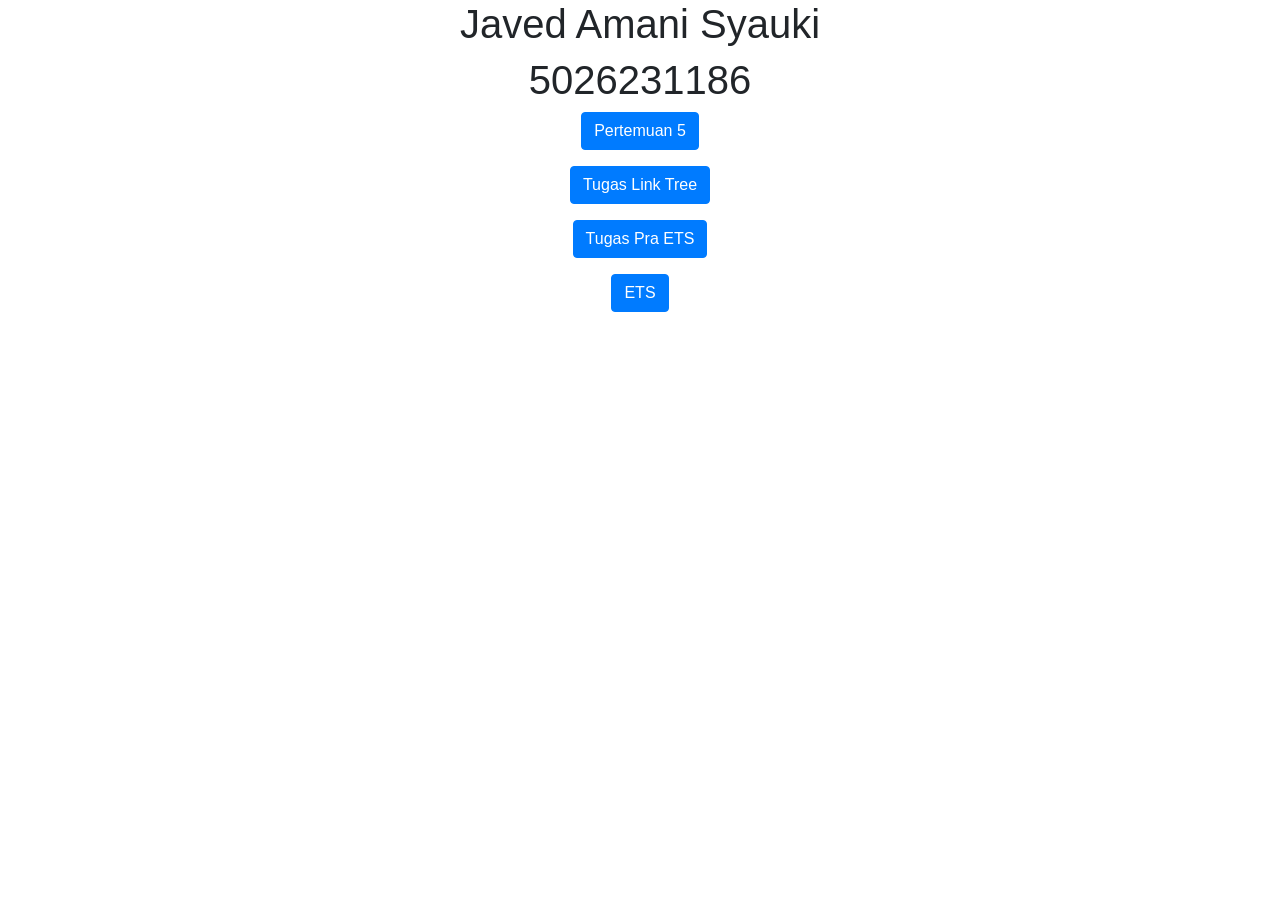
<file: index.html>
<!DOCTYPE html>
<html lang="en">

<head>
    <title>5026231186</title>
    <meta charset="utf-8">
    <meta name="viewport" content="width=device-width, initial-scale=1">
    <link rel="stylesheet" href="https://cdn.jsdelivr.net/npm/bootstrap@4.6.2/dist/css/bootstrap.min.css">
    <script src="https://cdn.jsdelivr.net/npm/jquery@3.7.1/dist/jquery.slim.min.js"></script>
    <script src="https://cdn.jsdelivr.net/npm/popper.js@1.16.1/dist/umd/popper.min.js"></script>
    <script src="https://cdn.jsdelivr.net/npm/bootstrap@4.6.2/dist/js/bootstrap.bundle.min.js"></script>
</head>

<body>

    <div class="container">
        <center>
            <h1>Javed Amani Syauki</h1>
            <h1>5026231186</h1>
            <p><a href="pertemuan5.html" target="_blank"><button class="btn btn-primary">Pertemuan 5</button></a>
            </p>
            <p><a href="linktree.html" target="_blank"><button class="btn btn-primary">Tugas Link Tree</button></a>
            </p>
            <p><a href="MakeOverIG.html" target="_blank"><button class="btn btn-primary">Tugas Pra ETS</button></a></p>
            <p><a href="5026231186.html" target="_blank"><button class="btn btn-primary">ETS</button></a></p>
        </center>
    </div>

</body>

</html>
</file>
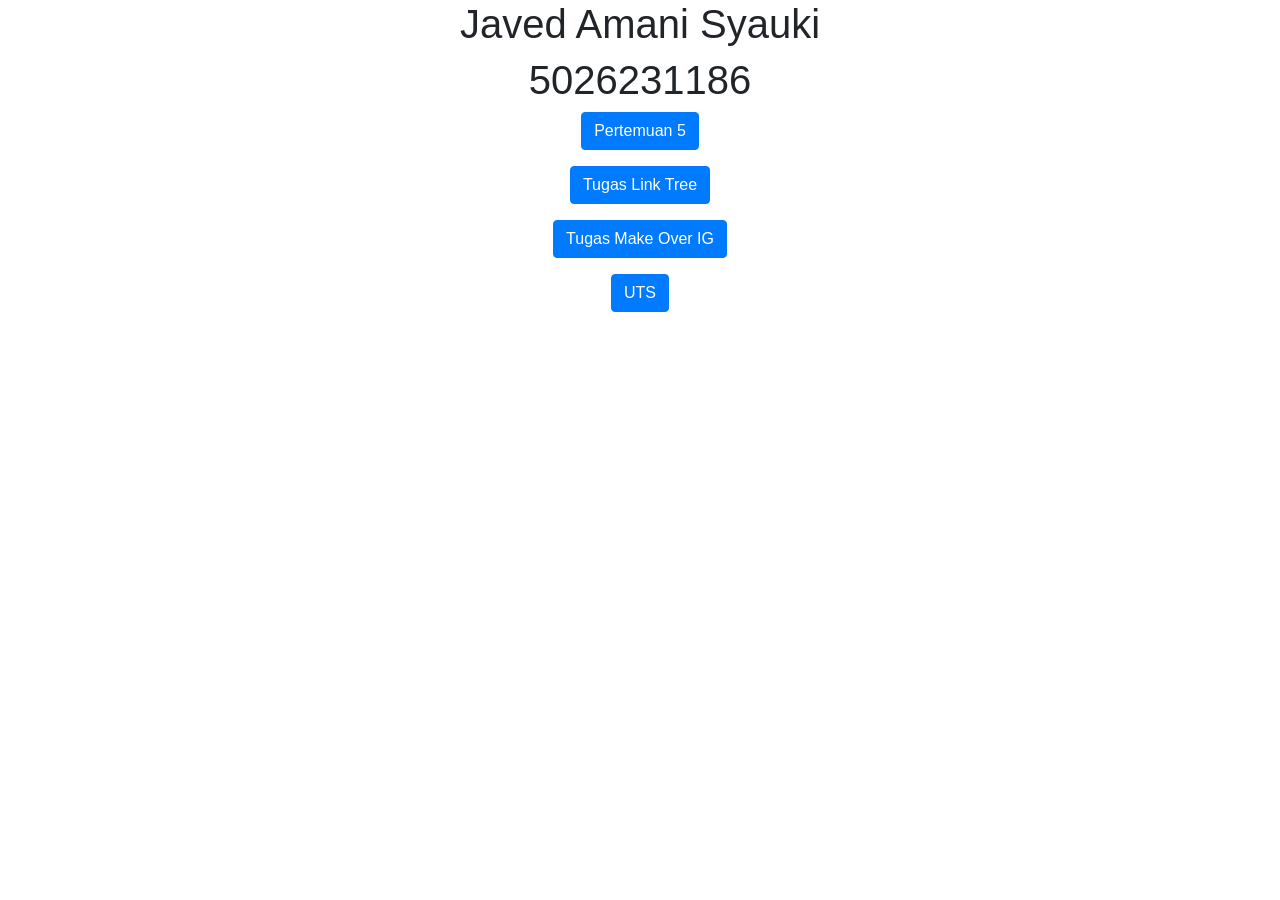
<file: P5/index.html>
<!DOCTYPE html>
<html lang="en">

<head>
    <title>5026231186</title>
    <meta charset="utf-8">
    <meta name="viewport" content="width=device-width, initial-scale=1">
    <link rel="stylesheet" href="https://cdn.jsdelivr.net/npm/bootstrap@4.6.2/dist/css/bootstrap.min.css">
    <script src="https://cdn.jsdelivr.net/npm/jquery@3.7.1/dist/jquery.slim.min.js"></script>
    <script src="https://cdn.jsdelivr.net/npm/popper.js@1.16.1/dist/umd/popper.min.js"></script>
    <script src="https://cdn.jsdelivr.net/npm/bootstrap@4.6.2/dist/js/bootstrap.bundle.min.js"></script>
</head>

<body>

    <div class="container">
        <center>
            <h1>Javed Amani Syauki</h1>
            <h1>5026231186</h1>
            <p><a href="pertemuan5.html" target="_blank"><button class="btn btn-primary">Pertemuan 5</button></a>
            </p>
            <p><a href="linktree.html" target="_blank"><button class="btn btn-primary">Tugas Link Tree</button></a>
            </p>
            <p><a href="" target="_blank"><button class="btn btn-primary">Tugas Make Over IG</button></a></p>
            <p><a href="" target="_blank"><button class="btn btn-primary">UTS</button></a></p>
        </center>
    </div>

</body>

</html>
</file>
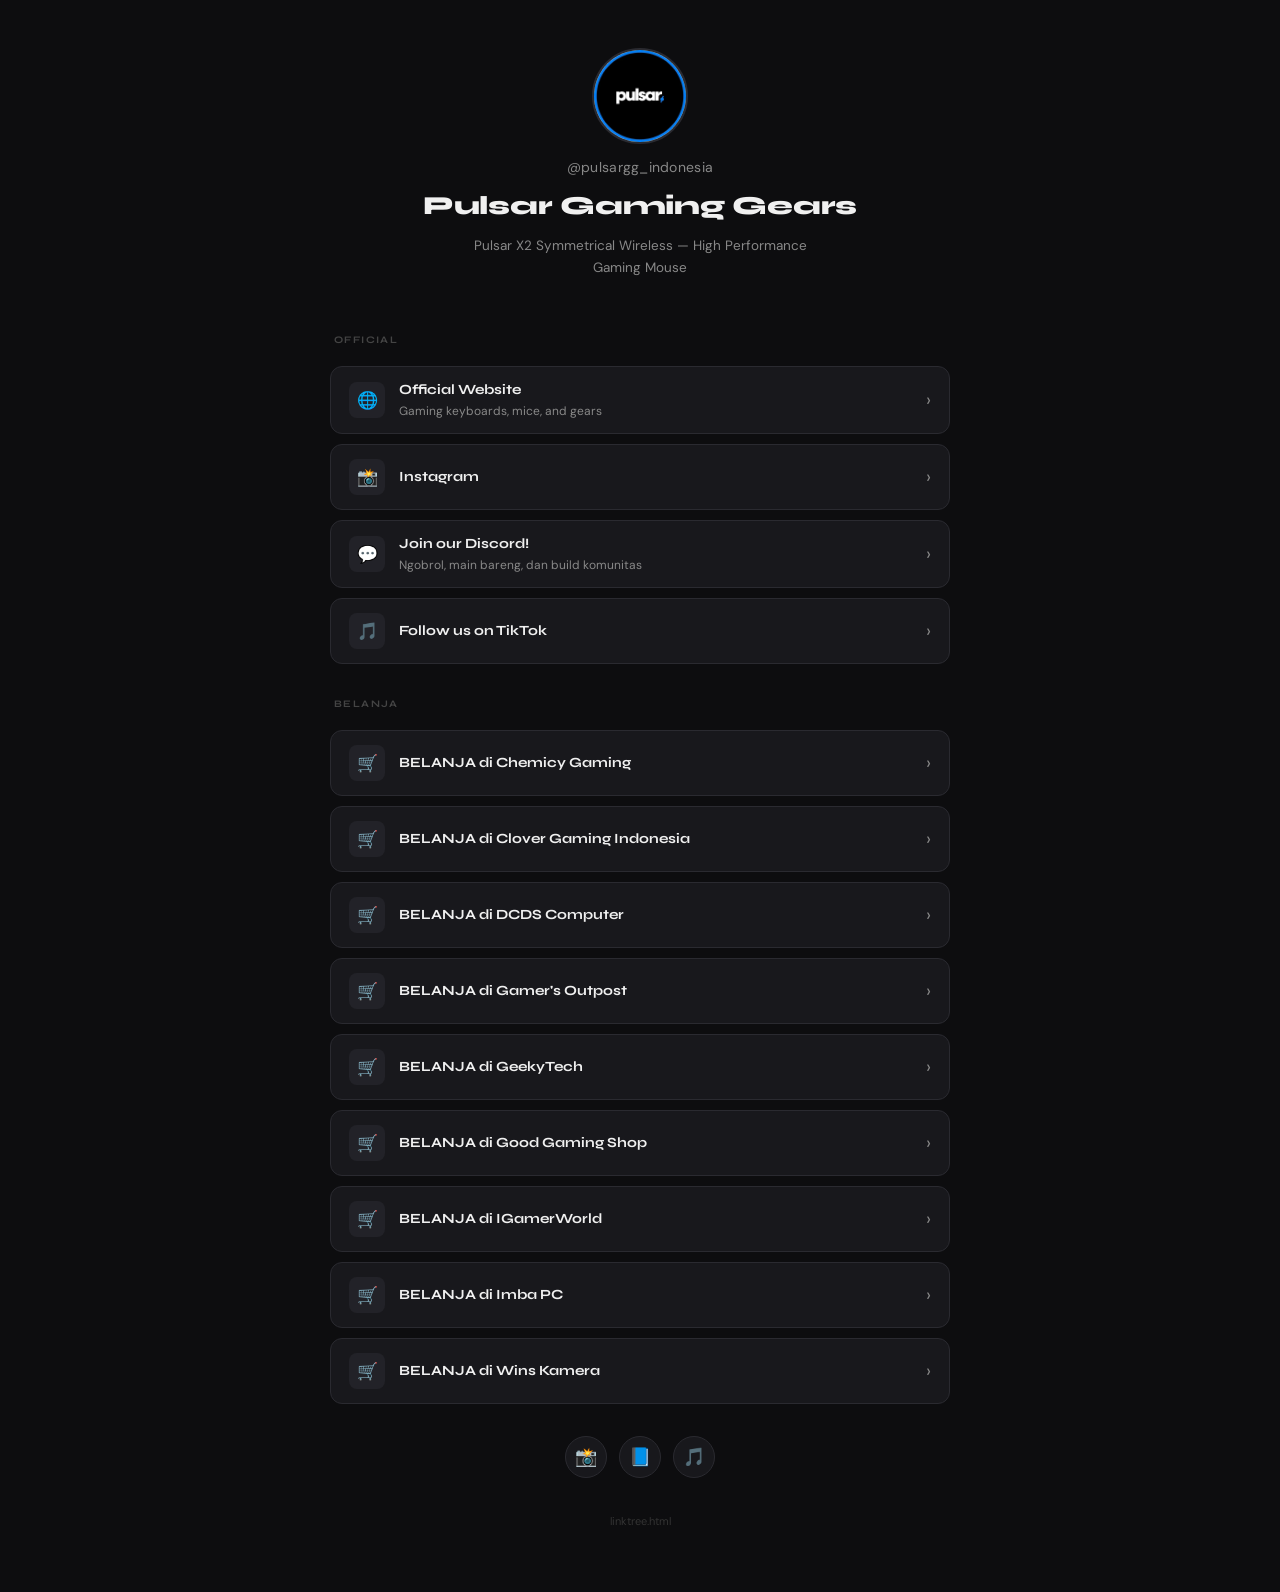
<file: linktree.html>
<!DOCTYPE html>
<html lang="id">
<head>
  <meta charset="UTF-8" />
  <meta name="viewport" content="width=device-width, initial-scale=1.0" />
  <title>@pulsargg_indonesia | Linktree</title>
  <link href="https://fonts.googleapis.com/css2?family=Syne:wght@400;600;700;800&family=DM+Sans:wght@300;400;500&display=swap" rel="stylesheet" />
  <style>
    *, *::before, *::after { box-sizing: border-box; margin: 0; padding: 0; }

    :root {
      --bg: #0d0d0f;
      --surface: #18181c;
      --border: #2a2a30;
      --text: #f0f0f0;
      --muted: #888;
      --accent: #c8ff00;
    }

    body {
      background: var(--bg);
      color: var(--text);
      font-family: 'DM Sans', sans-serif;
      min-height: 100vh;
      display: flex;
      justify-content: center;
      padding: 48px 16px 64px;
    }

    .container {
      width: 100%;
      max-width: 620px;
      display: flex;
      flex-direction: column;
      align-items: center;
    }

    /* ── Profile ── */
    .profile {
      display: flex;
      flex-direction: column;
      align-items: center;
      gap: 14px;
      margin-bottom: 32px;
    }

    .avatar-wrap {
      width: 96px;
      height: 96px;
      border-radius: 50%;
      overflow: hidden;
      border: 2px solid var(--border);
      background: var(--surface);
      display: flex;
      align-items: center;
      justify-content: center;
    }

    .avatar-wrap img {
      width: 100%;
      height: 100%;
      object-fit: cover;
    }

    .avatar-placeholder {
      font-family: 'Syne', sans-serif;
      font-size: 10px;
      color: var(--muted);
      text-align: center;
      padding: 8px;
      line-height: 1.5;
    }

    .username {
      font-family: 'DM Sans', sans-serif;
      font-size: 14px;
      font-weight: 400;
      color: var(--muted);
      letter-spacing: 0.02em;
    }

    .display-name {
      font-family: 'Syne', sans-serif;
      font-size: 26px;
      font-weight: 800;
      letter-spacing: -0.01em;
      text-align: center;
      line-height: 1.2;
    }

    .bio {
      font-size: 13.5px;
      color: var(--muted);
      text-align: center;
      max-width: 360px;
      line-height: 1.6;
    }

    /* ── Section label ── */
    .section-label {
      font-family: 'Syne', sans-serif;
      font-size: 10px;
      font-weight: 700;
      letter-spacing: 0.14em;
      text-transform: uppercase;
      color: #444;
      width: 100%;
      padding: 0 4px;
      margin: 24px 0 10px;
    }

    /* ── Link cards ── */
    .links {
      display: flex;
      flex-direction: column;
      gap: 10px;
      width: 100%;
    }

    .link-card {
      display: flex;
      align-items: center;
      gap: 14px;
      background: var(--surface);
      border: 1px solid var(--border);
      border-radius: 12px;
      padding: 14px 18px;
      text-decoration: none;
      color: var(--text);
      transition: border-color 0.15s, background 0.15s;
    }

    .link-card:hover {
      border-color: var(--accent);
      background: #1d1d22;
    }

    .link-icon {
      width: 36px;
      height: 36px;
      border-radius: 8px;
      background: #222228;
      display: flex;
      align-items: center;
      justify-content: center;
      flex-shrink: 0;
      font-size: 17px;
    }

    .link-text { flex: 1; }

    .link-title {
      font-family: 'Syne', sans-serif;
      font-size: 14px;
      font-weight: 700;
      line-height: 1.3;
    }

    .link-desc {
      font-size: 12px;
      color: var(--muted);
      margin-top: 3px;
      line-height: 1.4;
    }

    .link-arrow {
      color: var(--muted);
      font-size: 18px;
      flex-shrink: 0;
      font-family: 'DM Sans', sans-serif;
    }

    /* ── Social icons row ── */
    .socials {
      display: flex;
      gap: 12px;
      margin-top: 32px;
    }

    .social-btn {
      width: 42px;
      height: 42px;
      border-radius: 50%;
      background: var(--surface);
      border: 1px solid var(--border);
      display: flex;
      align-items: center;
      justify-content: center;
      text-decoration: none;
      font-size: 18px;
      transition: border-color 0.15s;
    }

    .social-btn:hover { border-color: var(--accent); }

    /* ── Footer ── */
    .footer {
      margin-top: 36px;
      font-size: 11px;
      color: #333;
      text-align: center;
    }
  </style>
</head>
<body>
  <div class="container">

    <!-- Profile -->
    <div class="profile">
      <div class="avatar-wrap">
        <img src="assets\img\profile.webp" alt="Profile" />
      </div>
      <span class="username">@pulsargg_indonesia</span>
      <h1 class="display-name">Pulsar Gaming Gears</h1>
      <p class="bio">Pulsar X2 Symmetrical Wireless — High Performance Gaming Mouse</p>
    </div>

    <!-- Links -->
    <div class="links">

      <div class="section-label">Official</div>

      <a class="link-card" href="https://www.pulsar.gg/" target="_blank" rel="noopener">
        <div class="link-icon">🌐</div>
        <div class="link-text">
          <div class="link-title">Official Website</div>
          <div class="link-desc">Gaming keyboards, mice, and gears</div>
        </div>
        <span class="link-arrow">›</span>
      </a>

      <a class="link-card" href="https://www.instagram.com/pulsargg_indonesia/" target="_blank" rel="noopener">
        <div class="link-icon">📸</div>
        <div class="link-text">
          <div class="link-title">Instagram</div>
        </div>
        <span class="link-arrow">›</span>
      </a>

      <a class="link-card" href="https://discord.gg/R8g6cStxYp" target="_blank" rel="noopener">
        <div class="link-icon">💬</div>
        <div class="link-text">
          <div class="link-title">Join our Discord!</div>
          <div class="link-desc">Ngobrol, main bareng, dan build komunitas</div>
        </div>
        <span class="link-arrow">›</span>
      </a>

      <a class="link-card" href="https://www.tiktok.com/@pulsarggindonesia" target="_blank" rel="noopener">
        <div class="link-icon">🎵</div>
        <div class="link-text">
          <div class="link-title">Follow us on TikTok</div>
        </div>
        <span class="link-arrow">›</span>
      </a>

      <div class="section-label">Belanja</div>

      <a class="link-card" href="https://www.tokopedia.com/chemicygaming/product?q=pulsar" target="_blank" rel="noopener">
        <div class="link-icon">🛒</div>
        <div class="link-text"><div class="link-title">BELANJA di Chemicy Gaming</div></div>
        <span class="link-arrow">›</span>
      </a>

      <a class="link-card" href="https://www.tokopedia.com/clover-gaming/product?q=pulsar" target="_blank" rel="noopener">
        <div class="link-icon">🛒</div>
        <div class="link-text"><div class="link-title">BELANJA di Clover Gaming Indonesia</div></div>
        <span class="link-arrow">›</span>
      </a>

      <a class="link-card" href="https://www.tokopedia.com/duniacom-srv/product?q=pulsar" target="_blank" rel="noopener">
        <div class="link-icon">🛒</div>
        <div class="link-text"><div class="link-title">BELANJA di DCDS Computer</div></div>
        <span class="link-arrow">›</span>
      </a>

      <a class="link-card" href="https://www.tokopedia.com/gamersoutpost/product?q=Pulsar" target="_blank" rel="noopener">
        <div class="link-icon">🛒</div>
        <div class="link-text"><div class="link-title">BELANJA di Gamer's Outpost</div></div>
        <span class="link-arrow">›</span>
      </a>

      <a class="link-card" href="https://www.tokopedia.com/geekytechofficia/product?q=pulsar" target="_blank" rel="noopener">
        <div class="link-icon">🛒</div>
        <div class="link-text"><div class="link-title">BELANJA di GeekyTech</div></div>
        <span class="link-arrow">›</span>
      </a>

      <a class="link-card" href="https://www.tokopedia.com/goodgamingshop/product?q=pulsar" target="_blank" rel="noopener">
        <div class="link-icon">🛒</div>
        <div class="link-text"><div class="link-title">BELANJA di Good Gaming Shop</div></div>
        <span class="link-arrow">›</span>
      </a>

      <a class="link-card" href="https://www.tokopedia.com/igwsurabaya/product?q=pulsar" target="_blank" rel="noopener">
        <div class="link-icon">🛒</div>
        <div class="link-text"><div class="link-title">BELANJA di IGamerWorld</div></div>
        <span class="link-arrow">›</span>
      </a>

      <a class="link-card" href="https://www.tokopedia.com/imbapc/product?q=pulsar" target="_blank" rel="noopener">
        <div class="link-icon">🛒</div>
        <div class="link-text"><div class="link-title">BELANJA di Imba PC</div></div>
        <span class="link-arrow">›</span>
      </a>

      <a class="link-card" href="https://www.tokopedia.com/winskamera/product?q=pulsar" target="_blank" rel="noopener">
        <div class="link-icon">🛒</div>
        <div class="link-text"><div class="link-title">BELANJA di Wins Kamera</div></div>
        <span class="link-arrow">›</span>
      </a>

    </div>

    <!-- Social icons -->
    <div class="socials">
      <a class="social-btn" href="https://www.instagram.com/pulsargg_indonesia/" target="_blank" rel="noopener" title="Instagram">📸</a>
      <a class="social-btn" href="https://www.facebook.com/" target="_blank" rel="noopener" title="Facebook">📘</a>
      <a class="social-btn" href="https://www.tiktok.com/@pulsarggindonesia" target="_blank" rel="noopener" title="TikTok">🎵</a>
    </div>

    <div class="footer">linktree.html</div>
  </div>
</body>
</html>
</file>
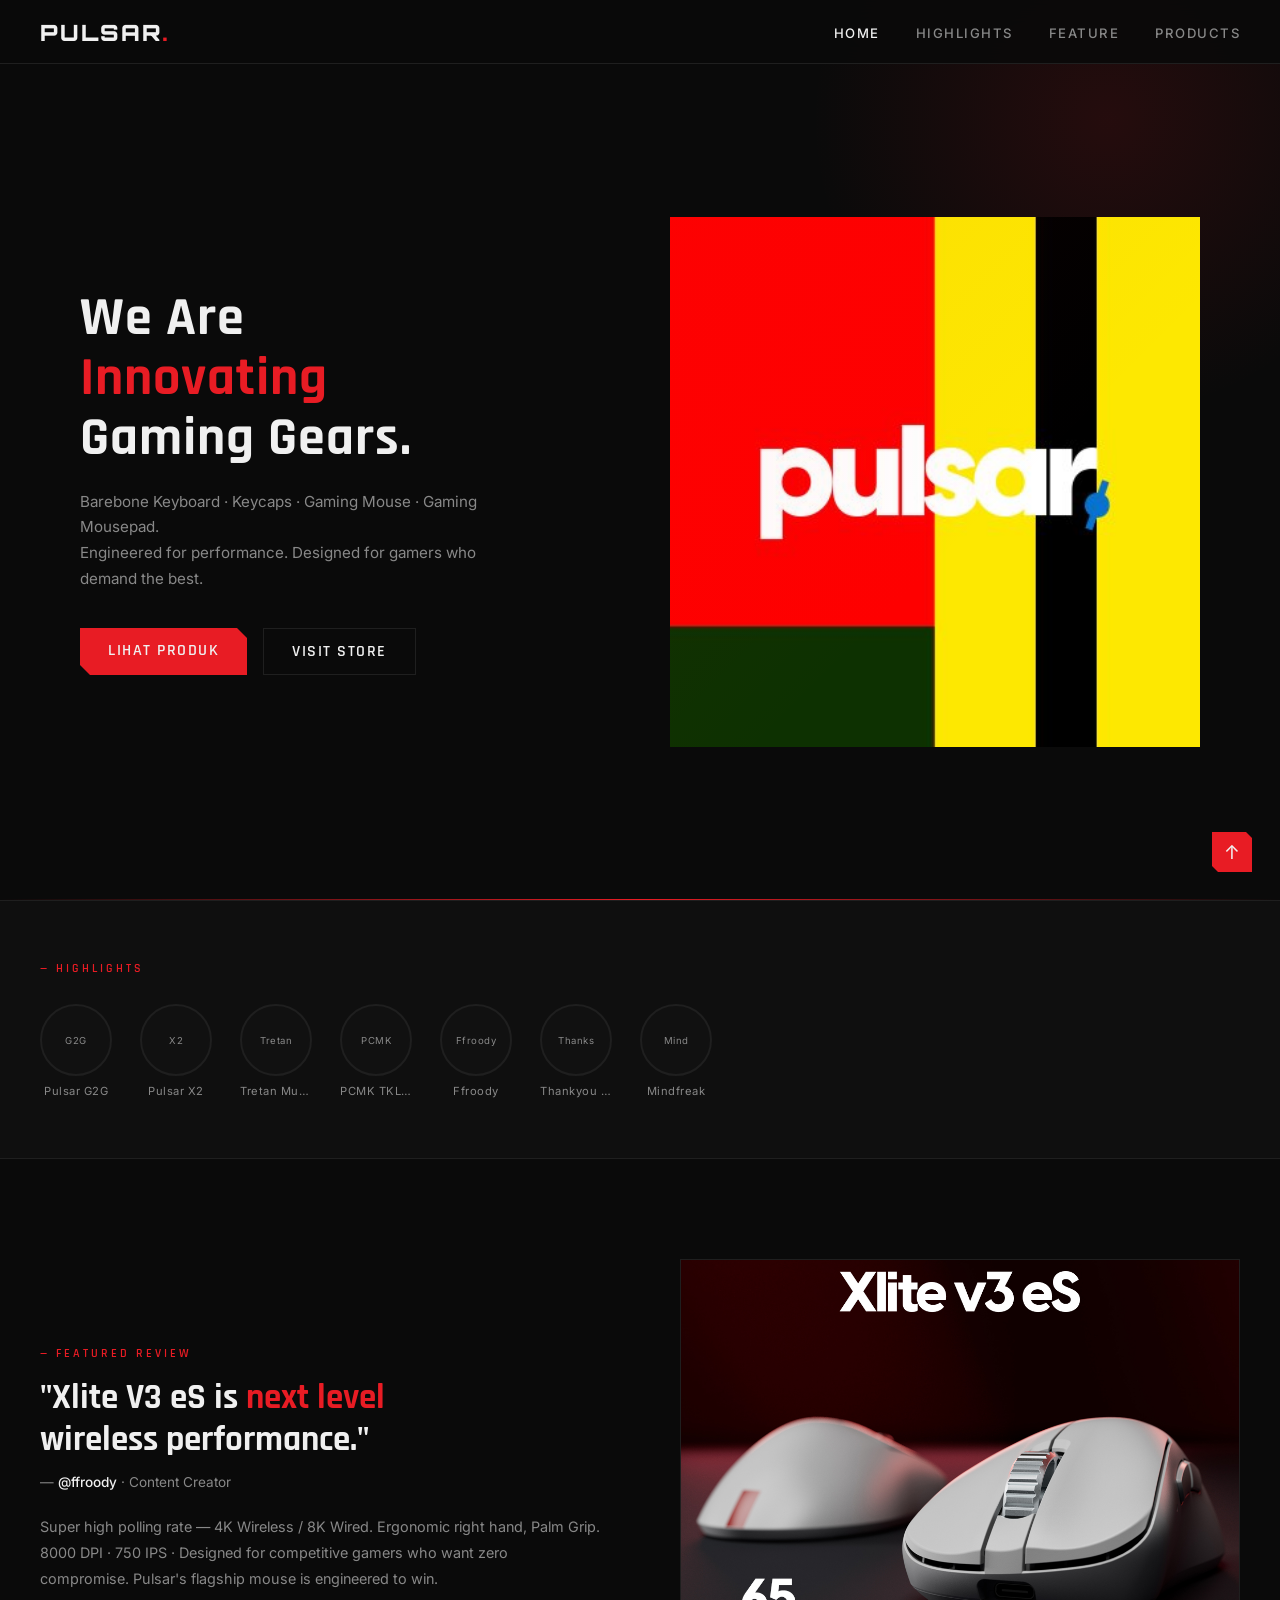
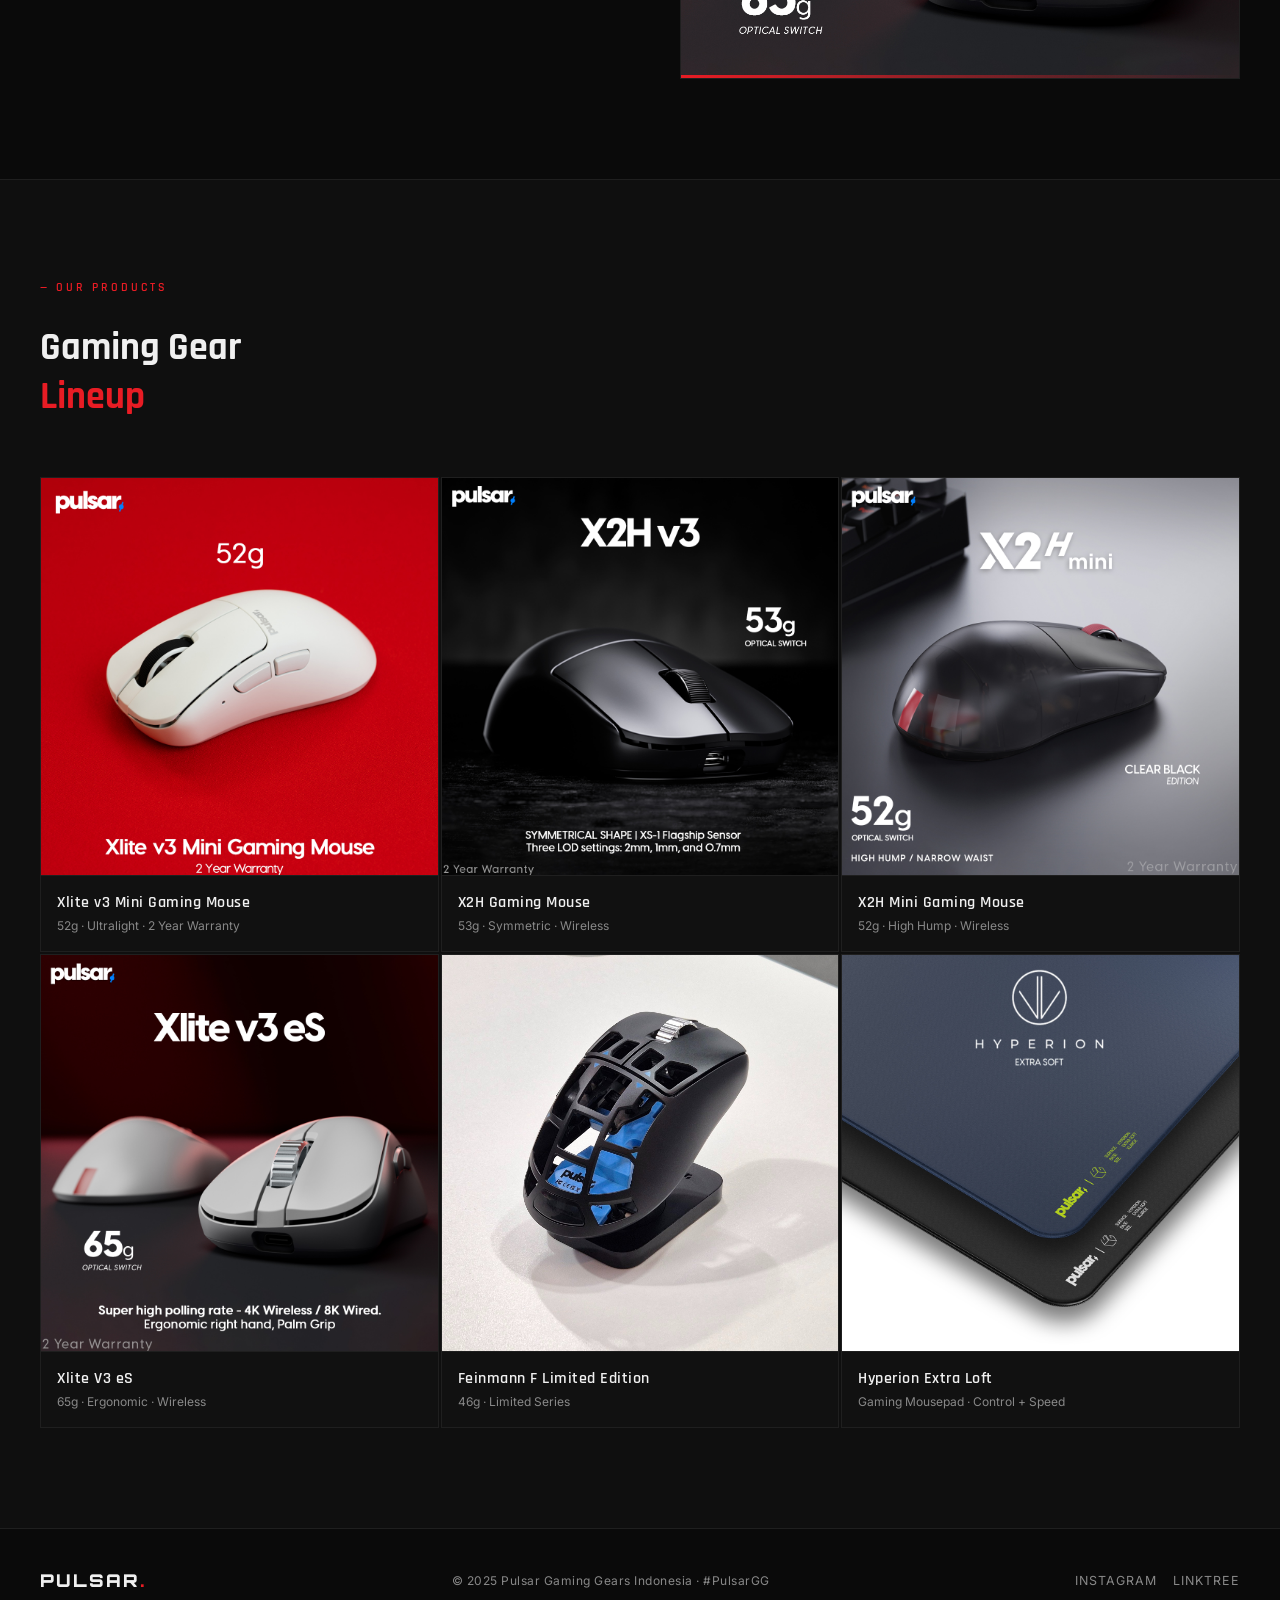
<file: MakeOverIG.html>
<!DOCTYPE html>
<html lang="id">

<head>
    <meta charset="utf-8">
    <meta content="width=device-width, initial-scale=1.0" name="viewport">
    <title>Pulsar Gaming Gears</title>
    <meta name="description" content="Pulsar Gaming Gears Indonesia - Barebone Keyboard, Keycaps, Gaming Mouse, Gaming Mousepad">
    <meta name="keywords" content="pulsar, gaming, mouse, keyboard, mousepad, indonesia">

    <!-- Fonts -->
    <link href="https://fonts.googleapis.com" rel="preconnect">
    <link href="https://fonts.gstatic.com" rel="preconnect" crossorigin>
    <link href="https://fonts.googleapis.com/css2?family=Rajdhani:wght@400;500;600;700&family=Inter:wght@300;400;500;600&family=Orbitron:wght@700;900&display=swap" rel="stylesheet">

    <style>
        /* ===== CSS VARIABLES ===== */
        :root {
            --bg-dark: #0a0a0a;
            --bg-card: #111111;
            --bg-section: #0f0f0f;
            --red: #e81c24;
            --red-dim: #b01218;
            --white: #f0f0f0;
            --gray: #888888;
            --border: #1f1f1f;
        }

        * {
            margin: 0;
            padding: 0;
            box-sizing: border-box;
        }

        html {
            scroll-behavior: smooth;
        }

        body {
            background: var(--bg-dark);
            color: var(--white);
            font-family: 'Inter', sans-serif;
            overflow-x: hidden;
        }

        /* ===== SCROLLBAR ===== */
        ::-webkit-scrollbar { width: 4px; }
        ::-webkit-scrollbar-track { background: var(--bg-dark); }
        ::-webkit-scrollbar-thumb { background: var(--red); border-radius: 2px; }

        /* ===== HEADER ===== */
        header {
            position: fixed;
            top: 0;
            width: 100%;
            z-index: 100;
            background: rgba(10,10,10,0.92);
            backdrop-filter: blur(12px);
            border-bottom: 1px solid var(--border);
            padding: 0 40px;
            height: 64px;
            display: flex;
            align-items: center;
            justify-content: space-between;
        }

        .logo {
            font-family: 'Orbitron', sans-serif;
            font-size: 1.4rem;
            font-weight: 900;
            color: var(--white);
            text-decoration: none;
            letter-spacing: 2px;
        }

        .logo span {
            color: var(--red);
        }

        nav ul {
            list-style: none;
            display: flex;
            gap: 36px;
        }

        nav ul a {
            color: var(--gray);
            text-decoration: none;
            font-size: 0.82rem;
            font-weight: 500;
            letter-spacing: 1.5px;
            text-transform: uppercase;
            transition: color 0.2s;
        }

        nav ul a:hover,
        nav ul a.active {
            color: var(--white);
        }

        /* ===== HERO ===== */
        #hero {
            min-height: 100vh;
            display: flex;
            align-items: center;
            padding-top: 64px;
            background: var(--bg-dark);
            position: relative;
            overflow: hidden;
        }

        #hero::before {
            content: '';
            position: absolute;
            top: -20%;
            right: -10%;
            width: 600px;
            height: 600px;
            background: radial-gradient(circle, rgba(232,28,36,0.12) 0%, transparent 70%);
            pointer-events: none;
        }

        #hero::after {
            content: '';
            position: absolute;
            bottom: 0;
            left: 0;
            right: 0;
            height: 1px;
            background: linear-gradient(90deg, transparent, var(--red), transparent);
        }

        .hero-inner {
            max-width: 1200px;
            margin: 0 auto;
            padding: 0 40px;
            display: grid;
            grid-template-columns: 1fr 1fr;
            gap: 60px;
            align-items: center;
            width: 100%;
        }

        .hero-text h1 {
            font-family: 'Rajdhani', sans-serif;
            font-size: 3.4rem;
            font-weight: 700;
            line-height: 1.1;
            margin-bottom: 20px;
            letter-spacing: 1px;
        }

        .hero-text h1 span {
            color: var(--red);
        }

        .hero-text p {
            color: var(--gray);
            font-size: 0.95rem;
            line-height: 1.7;
            margin-bottom: 36px;
            max-width: 420px;
        }

        .hero-btns {
            display: flex;
            gap: 16px;
            flex-wrap: wrap;
        }

        .btn-primary {
            background: var(--red);
            color: var(--white);
            padding: 12px 28px;
            border: none;
            font-family: 'Rajdhani', sans-serif;
            font-size: 1rem;
            font-weight: 600;
            letter-spacing: 1.5px;
            text-transform: uppercase;
            cursor: pointer;
            text-decoration: none;
            transition: background 0.2s, transform 0.2s;
            clip-path: polygon(0 0, calc(100% - 10px) 0, 100% 10px, 100% 100%, 10px 100%, 0 calc(100% - 10px));
        }

        .btn-primary:hover {
            background: var(--red-dim);
            transform: translateY(-2px);
        }

        .btn-secondary {
            background: transparent;
            color: var(--white);
            padding: 12px 28px;
            border: 1px solid var(--border);
            font-family: 'Rajdhani', sans-serif;
            font-size: 1rem;
            font-weight: 600;
            letter-spacing: 1.5px;
            text-transform: uppercase;
            cursor: pointer;
            text-decoration: none;
            transition: border-color 0.2s, color 0.2s;
        }

        .btn-secondary:hover {
            border-color: var(--red);
            color: var(--red);
        }

        /* Hero image placeholder */
        .hero-img {
            position: relative;
            display: flex;
            justify-content: center;
            align-items: center;
        }

        .hero-img-box {
            width: 100%;
            aspect-ratio: 1/1;
            background: var(--bg-card);
            display: flex;
            flex-direction: column;
            align-items: center;
            justify-content: center;
            color: var(--gray);
            font-size: 0.8rem;
            letter-spacing: 1px;
            text-transform: uppercase;
            position: relative;
            overflow: hidden;
        }

        .hero-img-box::before {
            content: '';
            position: absolute;
            inset: 0;
            background: linear-gradient(135deg, rgba(232,28,36,0.05) 0%, transparent 60%);
        }

        .hero-img-box img {
            width: 100%;
            height: 100%;
            object-fit: cover;
            display: block;
        }

        .img-placeholder-text {
            display: none;
            position: absolute;
            inset: 0;
            justify-content: center;
            align-items: center;
            flex-direction: column;
            gap: 8px;
            z-index: 1;
        }

        .img-placeholder-text svg {
            width: 48px;
            height: 48px;
            opacity: 0.3;
        }

        /* ===== HIGHLIGHT CIRCLES (Profile-style) ===== */
        #highlights {
            padding: 60px 40px;
            background: var(--bg-section);
            border-top: 1px solid var(--border);
            border-bottom: 1px solid var(--border);
        }

        .highlights-inner {
            max-width: 1200px;
            margin: 0 auto;
        }

        .section-label {
            font-family: 'Rajdhani', sans-serif;
            font-size: 0.75rem;
            font-weight: 600;
            letter-spacing: 3px;
            text-transform: uppercase;
            color: var(--red);
            margin-bottom: 28px;
        }

        .circles-row {
            display: flex;
            gap: 28px;
            flex-wrap: wrap;
        }

        .circle-item {
            display: flex;
            flex-direction: column;
            align-items: center;
            gap: 8px;
            cursor: pointer;
        }

        .circle-ring {
            width: 72px;
            height: 72px;
            border-radius: 50%;
            border: 2px solid var(--border);
            background: var(--bg-card);
            display: flex;
            align-items: center;
            justify-content: center;
            transition: border-color 0.2s;
            overflow: hidden;
            position: relative;
        }

        .circle-ring:hover {
            border-color: var(--red);
        }

        .circle-ring img {
            width: 100%;
            height: 100%;
            object-fit: cover;
            border-radius: 50%;
        }

        .circle-placeholder {
            width: 100%;
            height: 100%;
            display: flex;
            align-items: center;
            justify-content: center;
            color: var(--gray);
            font-size: 0.6rem;
            text-align: center;
            padding: 6px;
            letter-spacing: 0.5px;
        }

        .circle-label {
            font-size: 0.7rem;
            color: var(--gray);
            letter-spacing: 0.5px;
            text-align: center;
            max-width: 72px;
            white-space: nowrap;
            overflow: hidden;
            text-overflow: ellipsis;
        }

        /* ===== FEATURE SECTION (Why Us) ===== */
        #feature {
            padding: 100px 40px;
            background: var(--bg-dark);
        }

        .feature-inner {
            max-width: 1200px;
            margin: 0 auto;
            display: grid;
            grid-template-columns: 1fr 1fr;
            gap: 80px;
            align-items: center;
        }

        .feature-text .section-label {
            margin-bottom: 16px;
        }

        .feature-text h2 {
            font-family: 'Rajdhani', sans-serif;
            font-size: 2.2rem;
            font-weight: 700;
            line-height: 1.2;
            margin-bottom: 8px;
        }

        .feature-text h2 strong {
            color: var(--red);
        }

        .feature-text .reviewer {
            font-size: 0.85rem;
            color: var(--gray);
            margin-bottom: 20px;
        }

        .feature-text .reviewer span {
            color: var(--white);
            font-weight: 500;
        }

        .feature-text p {
            color: var(--gray);
            font-size: 0.9rem;
            line-height: 1.8;
        }

        .feature-img-box {
            width: 100%;
            aspect-ratio: 4/3;
            background: var(--bg-card);
            border: 1px solid var(--border);
            display: flex;
            align-items: center;
            justify-content: center;
            color: var(--gray);
            font-size: 0.8rem;
            letter-spacing: 1px;
            text-transform: uppercase;
            position: relative;
            overflow: hidden;
        }

        .feature-img-box img {
            width: 100%;
            height: 100%;
            object-fit: cover;
            display: block;
        }

        .feature-img-box::after {
            content: '';
            position: absolute;
            bottom: 0;
            left: 0;
            right: 0;
            height: 3px;
            background: linear-gradient(90deg, var(--red), transparent);
        }

        /* ===== PRODUCTS / SERVICES ===== */
        #products {
            padding: 100px 40px;
            background: var(--bg-section);
            border-top: 1px solid var(--border);
        }

        .products-inner {
            max-width: 1200px;
            margin: 0 auto;
        }

        .products-header {
            margin-bottom: 56px;
        }

        .products-header h2 {
            font-family: 'Rajdhani', sans-serif;
            font-size: 2.4rem;
            font-weight: 700;
        }

        .products-header h2 span {
            color: var(--red);
        }

        .products-grid {
            display: grid;
            grid-template-columns: repeat(3, 1fr);
            gap: 2px;
        }

        .product-card {
            background: var(--bg-card);
            border: 1px solid var(--border);
            overflow: hidden;
            position: relative;
            cursor: pointer;
            transition: border-color 0.2s;
        }

        .product-card:hover {
            border-color: var(--red);
        }

        .product-card:hover .product-overlay {
            opacity: 1;
        }

        .product-img {
            width: 100%;
            aspect-ratio: 1/1;
            background: #0d0d0d;
            display: flex;
            align-items: center;
            justify-content: center;
            color: var(--gray);
            font-size: 0.75rem;
            letter-spacing: 1px;
            text-transform: uppercase;
            position: relative;
            overflow: hidden;
        }

        .product-img img {
            width: 100%;
            height: 100%;
            object-fit: cover;
            display: block;
        }

        .product-overlay {
            position: absolute;
            inset: 0;
            background: rgba(232,28,36,0.08);
            opacity: 0;
            transition: opacity 0.3s;
        }

        .product-info {
            padding: 16px;
            border-top: 1px solid var(--border);
        }

        .product-name {
            font-family: 'Rajdhani', sans-serif;
            font-size: 1rem;
            font-weight: 600;
            letter-spacing: 0.5px;
            margin-bottom: 4px;
        }

        .product-desc {
            font-size: 0.75rem;
            color: var(--gray);
            line-height: 1.5;
        }

        /* ===== FOOTER ===== */
        footer {
            padding: 40px;
            border-top: 1px solid var(--border);
            display: flex;
            justify-content: space-between;
            align-items: center;
            flex-wrap: wrap;
            gap: 16px;
        }

        .footer-logo {
            font-family: 'Orbitron', sans-serif;
            font-size: 1.1rem;
            font-weight: 900;
            letter-spacing: 2px;
            color: var(--white);
            text-decoration: none;
        }

        .footer-logo span { color: var(--red); }

        .footer-copy {
            font-size: 0.75rem;
            color: var(--gray);
            letter-spacing: 0.5px;
        }

        .footer-social {
            display: flex;
            gap: 16px;
        }

        .footer-social a {
            color: var(--gray);
            font-size: 0.78rem;
            text-decoration: none;
            letter-spacing: 1px;
            text-transform: uppercase;
            transition: color 0.2s;
        }

        .footer-social a:hover { color: var(--red); }

        /* ===== SCROLL TOP ===== */
        #scroll-top {
            position: fixed;
            bottom: 28px;
            right: 28px;
            width: 40px;
            height: 40px;
            background: var(--red);
            color: var(--white);
            display: flex;
            align-items: center;
            justify-content: center;
            text-decoration: none;
            font-size: 1.2rem;
            transition: background 0.2s, transform 0.2s;
            clip-path: polygon(0 0, calc(100% - 6px) 0, 100% 6px, 100% 100%, 6px 100%, 0 calc(100% - 6px));
        }

        #scroll-top:hover {
            background: var(--red-dim);
            transform: translateY(-3px);
        }

        /* ===== PLACEHOLDER ICON ===== */
        .ph-icon {
            opacity: 0.2;
            margin-bottom: 8px;
        }

        /* ===== RESPONSIVE ===== */
        @media (max-width: 768px) {
            header { padding: 0 20px; }
            nav ul { gap: 20px; }
            nav ul a { font-size: 0.75rem; }

            .hero-inner {
                grid-template-columns: 1fr;
                padding: 0 20px;
                gap: 40px;
                text-align: center;
            }

            .hero-text h1 { font-size: 2.2rem; }
            .hero-btns { justify-content: center; }
            .hero-text p { max-width: 100%; }

            #highlights { padding: 40px 20px; }
            .circles-row { gap: 18px; }
            .circle-ring { width: 60px; height: 60px; }

            .feature-inner {
                grid-template-columns: 1fr;
                gap: 40px;
            }

            #feature, #products { padding: 60px 20px; }
            .products-grid { grid-template-columns: repeat(2, 1fr); }

            footer { padding: 28px 20px; flex-direction: column; text-align: center; }
        }

        @media (max-width: 480px) {
            .products-grid { grid-template-columns: 1fr; }
        }
    </style>
</head>

<body>

    <!-- HEADER -->
    <header>
        <a href="#hero" class="logo">PULSAR<span>.</span></a>
        <nav>
            <ul>
                <li><a href="#hero" class="active">Home</a></li>
                <li><a href="#highlights">Highlights</a></li>
                <li><a href="#feature">Feature</a></li>
                <li><a href="#products">Products</a></li>
            </ul>
        </nav>
    </header>

    <main>

        <!-- ===== HERO ===== -->
        <section id="hero">
            <div class="hero-inner">
                <div class="hero-text">
                    <h1>We Are<br><span>Innovating</span><br>Gaming Gears.</h1>
                    <p>
                        Barebone Keyboard · Keycaps · Gaming Mouse · Gaming Mousepad.<br>
                        Engineered for performance. Designed for gamers who demand the best.
                    </p>
                    <div class="hero-btns">
                        <a href="#products" class="btn-primary">Lihat Produk</a>
                        <a href="https://linktr.ee/pulsargg_indonesia" target="_blank" class="btn-secondary">Visit Store</a>
                    </div>
                </div>

                <div class="hero-img">
                    <div class="hero-img-box">
                        <img src="assets\img\FcsQt0gaAAAlVpX.jpg" alt="Pulsar Hero" onerror="this.style.display='none'; this.nextElementSibling.style.display='flex'">
                        <div class="img-placeholder-text">
                            <svg viewBox="0 0 24 24" fill="none" stroke="currentColor" stroke-width="1.5">
                                <rect x="3" y="3" width="18" height="18" rx="2"/>
                                <circle cx="8.5" cy="8.5" r="1.5"/>
                                <path d="M21 15l-5-5L5 21"/>
                            </svg>
                            <span></span>
                        </div>
                    </div>
                </div>
            </div>
        </section>

        <!-- ===== HIGHLIGHTS (circles only) ===== -->
        <section id="highlights">
            <div class="highlights-inner">
                <div class="section-label">— Highlights</div>
                <div class="circles-row">

                    <!-- Circle 1-->
                    <div class="circle-item">
                        <div class="circle-ring">
                            <img src="" alt="Pulsar G2G" onerror="this.style.display='none'; this.parentElement.innerHTML='<div class=\'circle-placeholder\'>G2G</div>'">
                        </div>
                        <span class="circle-label">Pulsar G2G</span>
                    </div>

                    <!-- Circle 2 -->
                    <div class="circle-item">
                        <div class="circle-ring">
                            <img src="" alt="Pulsar X2" onerror="this.style.display='none'; this.parentElement.innerHTML='<div class=\'circle-placeholder\'>X2</div>'">
                        </div>
                        <span class="circle-label">Pulsar X2</span>
                    </div>

                    <!-- Circle 3 -->
                    <div class="circle-item">
                        <div class="circle-ring">
                            <img src="" alt="Tretan Muslim" onerror="this.style.display='none'; this.parentElement.innerHTML='<div class=\'circle-placeholder\'>Tretan</div>'">
                        </div>
                        <span class="circle-label">Tretan Muslim</span>
                    </div>

                    <!-- Circle 4 -->
                    <div class="circle-item">
                        <div class="circle-ring">
                            <img src="" alt="PCMK TKL A" onerror="this.style.display='none'; this.parentElement.innerHTML='<div class=\'circle-placeholder\'>PCMK</div>'">
                        </div>
                        <span class="circle-label">PCMK TKL A</span>
                    </div>

                    <!-- Circle 5 -->
                    <div class="circle-item">
                        <div class="circle-ring">
                            <img src="" alt="Ffroody" onerror="this.style.display='none'; this.parentElement.innerHTML='<div class=\'circle-placeholder\'>Ffroody</div>'">
                        </div>
                        <span class="circle-label">Ffroody</span>
                    </div>

                    <!-- Circle 6 -->
                    <div class="circle-item">
                        <div class="circle-ring">
                            <img src="" alt="Thank You" onerror="this.style.display='none'; this.parentElement.innerHTML='<div class=\'circle-placeholder\'>Thanks</div>'">
                        </div>
                        <span class="circle-label">Thankyou 🤍</span>
                    </div>

                    <!-- Circle 7 -->
                    <div class="circle-item">
                        <div class="circle-ring">
                            <img src="" alt="Mindfreak" onerror="this.style.display='none'; this.parentElement.innerHTML='<div class=\'circle-placeholder\'>Mind</div>'">
                        </div>
                        <span class="circle-label">Mindfreak</span>
                    </div>


                </div>
            </div>
        </section>

        <!-- ===== FEATURE (Why Us) ===== -->
        <section id="feature">
            <div class="feature-inner">
                <div class="feature-text">
                    <div class="section-label">— Featured Review</div>
                    <h2>"Xlite V3 eS is <strong>next level</strong><br>wireless performance."</h2>
                    <p class="reviewer">— <span>@ffroody</span> · Content Creator</p>
                    <p>
                        Super high polling rate — 4K Wireless / 8K Wired. Ergonomic right hand, Palm Grip.
                        8000 DPI · 750 IPS · Designed for competitive gamers who want zero compromise.
                        Pulsar's flagship mouse is engineered to win.
                    </p>
                </div>

                <div class="feature-img-box">
                    <img src="assets\img\Pulsar Xlite v3 eS.jpg" alt="Xlite V3 eS" onerror="this.style.display='none'; this.nextElementSibling.style.display='flex'">
                    <div class="img-placeholder-text" style="display:none; position:absolute; inset:0; align-items:center; justify-content:center; flex-direction:column; gap:8px; color:#888; font-size:0.8rem; letter-spacing:1px; text-transform:uppercase;">
                        <svg width="48" height="48" viewBox="0 0 24 24" fill="none" stroke="currentColor" stroke-width="1.5" style="opacity:0.3">
                            <rect x="3" y="3" width="18" height="18" rx="2"/>
                            <circle cx="8.5" cy="8.5" r="1.5"/>
                            <path d="M21 15l-5-5L5 21"/>
                        </svg>
                        Insert Feature Image
                    </div>
                </div>
            </div>
        </section>

        <!-- ===== PRODUCTS ===== -->
        <section id="products">
            <div class="products-inner">
                <div class="products-header">
                    <div class="section-label">— Our Products</div>
                    <h2>Gaming Gear<br><span>Lineup</span></h2>
                </div>

                <div class="products-grid">

                    <!-- Product 1 -->
                    <div class="product-card">
                        <div class="product-img">
                            <img src="assets\img\pulsargg_indonesia_657935527_966568702556549_8726608974889271994_n.jpg" alt="Xlite v3 Mini" onerror="this.style.display='none'">
                            <div class="product-overlay"></div>
                            <div class="img-placeholder-text" style="position:absolute; z-index:1; flex-direction:column; gap:6px; color:#555; font-size:0.7rem; letter-spacing:1px; text-transform:uppercase;">
                                <svg width="36" height="36" viewBox="0 0 24 24" fill="none" stroke="currentColor" stroke-width="1.5" style="opacity:0"><rect x="3" y="3" width="18" height="18" rx="2"/><circle cx="8.5" cy="8.5" r="1.5"/><path d="M21 15l-5-5L5 21"/></svg>
                                
                            </div>
                        </div>
                        <div class="product-info">
                            <div class="product-name">Xlite v3 Mini Gaming Mouse</div>
                            <div class="product-desc">52g · Ultralight · 2 Year Warranty</div>
                        </div>
                    </div>

                    <!-- Product 2 -->
                    <div class="product-card">
                        <div class="product-img">
                            <img src="assets\img\pulsargg_indonesia_474510373_630200482860041_5901145366516748035_n.jpg" alt="X2H" onerror="this.style.display='none'">
                            <div class="product-overlay"></div>
                            <div class="img-placeholder-text" style="position:absolute; z-index:1; flex-direction:column; gap:6px; color:#555; font-size:0.7rem; letter-spacing:1px; text-transform:uppercase;">
                                <svg width="36" height="36" viewBox="0 0 24 24" fill="none" stroke="currentColor" stroke-width="1.5" style="opacity:0"><rect x="3" y="3" width="18" height="18" rx="2"/><circle cx="8.5" cy="8.5" r="1.5"/><path d="M21 15l-5-5L5 21"/></svg>
                                
                            </div>
                        </div>
                        <div class="product-info">
                            <div class="product-name">X2H Gaming Mouse</div>
                            <div class="product-desc">53g · Symmetric · Wireless</div>
                        </div>
                    </div>

                    <!-- Product 3 -->
                    <div class="product-card">
                        <div class="product-img">
                            <img src="assets\img\x2hmini.jpg" alt="X2H Mini" onerror="this.style.display='none'">
                            <div class="product-overlay"></div>
                            <div class="img-placeholder-text" style="position:absolute; z-index:1; flex-direction:column; gap:6px; color:#555; font-size:0.7rem; letter-spacing:1px; text-transform:uppercase;">
                                <svg width="36" height="36" viewBox="0 0 24 24" fill="none" stroke="currentColor" stroke-width="1.5" style="opacity:0.3"><rect x="3" y="3" width="18" height="18" rx="2"/><circle cx="8.5" cy="8.5" r="1.5"/><path d="M21 15l-5-5L5 21"/></svg>
                                Insert Image
                            </div>
                        </div>
                        <div class="product-info">
                            <div class="product-name">X2H Mini Gaming Mouse</div>
                            <div class="product-desc">52g · High Hump · Wireless</div>
                        </div>
                    </div>

                    <!-- Product 4 -->
                    <div class="product-card">
                        <div class="product-img">
                            <img src="assets\img\Pulsar Xlite v3 eS.jpg" alt="Xlite V3 eS" onerror="this.style.display='none'">
                            <div class="product-overlay"></div>
                            <div class="img-placeholder-text" style="position:absolute; z-index:1; flex-direction:column; gap:6px; color:#555; font-size:0.7rem; letter-spacing:1px; text-transform:uppercase;">
                                <svg width="36" height="36" viewBox="0 0 24 24" fill="none" stroke="currentColor" stroke-width="1.5" style="opacity:0.3"><rect x="3" y="3" width="18" height="18" rx="2"/><circle cx="8.5" cy="8.5" r="1.5"/><path d="M21 15l-5-5L5 21"/></svg>
                                Insert Image
                            </div>
                        </div>
                        <div class="product-info">
                            <div class="product-name">Xlite V3 eS</div>
                            <div class="product-desc">65g · Ergonomic · Wireless</div>
                        </div>
                    </div>

                    <!-- Product 5 -->
                    <div class="product-card">
                        <div class="product-img">
                            <img src="assets\img\ferin.jpg" alt="Feinmann F Limited Edition" onerror="this.style.display='none'">
                            <div class="product-overlay"></div>
                            <div class="img-placeholder-text" style="position:absolute; z-index:1; flex-direction:column; gap:6px; color:#555; font-size:0.7rem; letter-spacing:1px; text-transform:uppercase;">
                                <svg width="36" height="36" viewBox="0 0 24 24" fill="none" stroke="currentColor" stroke-width="1.5" style="opacity:0.3"><rect x="3" y="3" width="18" height="18" rx="2"/><circle cx="8.5" cy="8.5" r="1.5"/><path d="M21 15l-5-5L5 21"/></svg>
                                Insert Image
                            </div>
                        </div>
                        <div class="product-info">
                            <div class="product-name">Feinmann F Limited Edition</div>
                            <div class="product-desc">46g · Limited Series</div>
                        </div>
                    </div>

                    <!-- Product 6 -->
                    <div class="product-card">
                        <div class="product-img">
                            <img src="assets\img\hyperion.jpg" alt="Hyperion Extra Loft" onerror="this.style.display='none'">
                            <div class="product-overlay"></div>
                            <div class="img-placeholder-text" style="position:absolute; z-index:1; flex-direction:column; gap:6px; color:#555; font-size:0.7rem; letter-spacing:1px; text-transform:uppercase;">
                                <svg width="36" height="36" viewBox="0 0 24 24" fill="none" stroke="currentColor" stroke-width="1.5" style="opacity:0.3"><rect x="3" y="3" width="18" height="18" rx="2"/><circle cx="8.5" cy="8.5" r="1.5"/><path d="M21 15l-5-5L5 21"/></svg>
                                Insert Image
                            </div>
                        </div>
                        <div class="product-info">
                            <div class="product-name">Hyperion Extra Loft</div>
                            <div class="product-desc">Gaming Mousepad · Control + Speed</div>
                        </div>
                    </div>
                </div>
            </div>
        </section>

    </main>

    <!-- FOOTER -->
    <footer>
        <a href="#hero" class="footer-logo">PULSAR<span>.</span></a>
        <span class="footer-copy">© 2025 Pulsar Gaming Gears Indonesia · #PulsarGG</span>
        <div class="footer-social">
            <a href="https://instagram.com/pulsargg_indonesia" target="_blank">Instagram</a>
            <a href="https://linktr.ee/pulsargg_indonesia" target="_blank">Linktree</a>
        </div>
    </footer>

    <!-- SCROLL TOP -->
    <a href="#hero" id="scroll-top">↑</a>

</body>
</html>
</file>
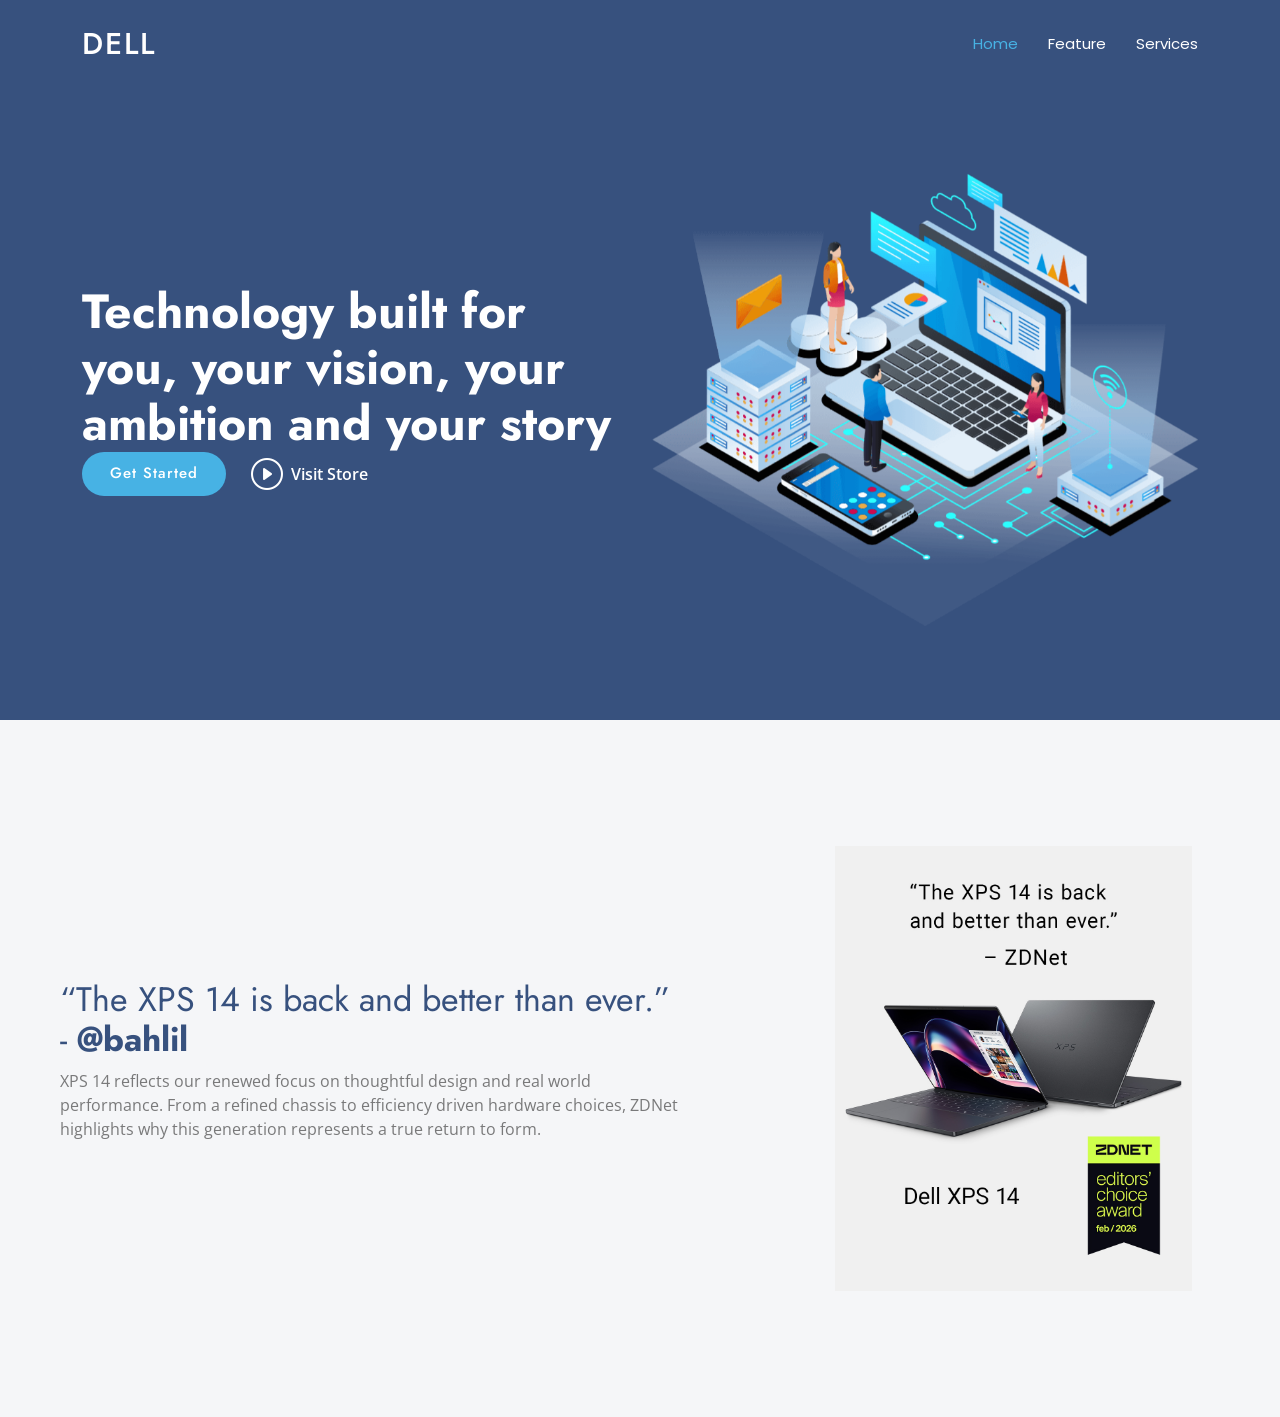
<file: pertemuan5.html>
<!DOCTYPE html>
<html lang="en">

<head>
    <meta charset="utf-8">
    <meta content="width=device-width, initial-scale=1.0" name="viewport">
    <title>DELL</title>
    <meta name="description" content="">
    <meta name="keywords" content="">

    <!-- Favicons -->
    <link href="assets/img/favicon.png" rel="icon">
    <link href="assets/img/apple-touch-icon.png" rel="apple-touch-icon">

    <!-- Fonts -->
    <link href="https://fonts.googleapis.com" rel="preconnect">
    <link href="https://fonts.gstatic.com" rel="preconnect" crossorigin>
    <link
        href="https://fonts.googleapis.com/css2?family=Open+Sans:ital,wght@0,300;0,400;0,500;0,600;0,700;0,800;1,300;1,400;1,500;1,600;1,700;1,800&family=Poppins:ital,wght@0,100;0,200;0,300;0,400;0,500;0,600;0,700;0,800;0,900;1,100;1,200;1,300;1,400;1,500;1,600;1,700;1,800;1,900&family=Jost:ital,wght@0,100;0,200;0,300;0,400;0,500;0,600;0,700;0,800;0,900;1,100;1,200;1,300;1,400;1,500;1,600;1,700;1,800;1,900&display=swap"
        rel="stylesheet">

    <!-- Vendor CSS Files -->
    <link href="assets/vendor/bootstrap/css/bootstrap.min.css" rel="stylesheet">
    <link href="assets/vendor/bootstrap-icons/bootstrap-icons.css" rel="stylesheet">
    <link href="assets/vendor/aos/aos.css" rel="stylesheet">
    <link href="assets/vendor/glightbox/css/glightbox.min.css" rel="stylesheet">
    <link href="assets/vendor/swiper/swiper-bundle.min.css" rel="stylesheet">

    <!-- Main CSS File -->
    <link href="assets/css/main.css" rel="stylesheet">

    <!-- =======================================================
  * Template Name: Arsha
  * Template URL: https://bootstrapmade.com/arsha-free-bootstrap-html-template-corporate/
  * Updated: Feb 22 2025 with Bootstrap v5.3.3
  * Author: BootstrapMade.com
  * License: https://bootstrapmade.com/license/
  ======================================================== -->
</head>

<body class="index-page">
    <header id="header" class="header d-flex align-items-center fixed-top">
        <div class="container-fluid container-xl position-relative d-flex align-items-center">

            <a href="index.html" class="logo d-flex align-items-center me-auto">
                <!-- Uncomment the line below if you also wish to use an image logo -->
                <!-- <img src="assets/img/logo.webp" alt=""> -->
                <h1 class="sitename">DELL</h1>
            </a>

            <nav id="navmenu" class="navmenu">
                <ul>
                    <li><a href="#hero" class="active">Home</a></li>
                    <li><a href="#why-us">Feature</a></li>
                    <li><a href="#services">Services</a></li>
                </ul>
                <i class="mobile-nav-toggle d-xl-none bi bi-list"></i>
            </nav>

        </div>
    </header>

    <main class="main">
        <!-- Hero Section -->
        <section id="hero" class="hero section dark-background">

            <div class="container">
                <div class="row gy-4">
                    <div class="col-lg-6 order-2 order-lg-1 d-flex flex-column justify-content-center"
                        data-aos="zoom-out">
                        <h1>Technology built for you, your vision, your ambition and your story</h1>

                        <div class="d-flex">
                            <a href="#about" class="btn-get-started">Get Started</a>
                            <a href="visitstore.bio/dell?tab=ig"
                                class="glightbox btn-watch-video d-flex align-items-center"><i
                                    class="bi bi-play-circle"></i><span>Visit Store</span></a>
                        </div>
                    </div>
                    <div class="col-lg-6 order-1 order-lg-2 hero-img" data-aos="zoom-out" data-aos-delay="200">
                        <img src="assets/img/hero-img.png" class="img-fluid animated" alt="">
                    </div>
                </div>
            </div>

        </section><!-- /Hero Section -->

        <!-- Why Us Section -->
        <section id="why-us" class="section why-us light-background" data-builder="section">

            <div class="container-fluid">

                <div class="row gy-4">

                    <div class="col-lg-7 d-flex flex-column justify-content-center order-2 order-lg-1">

                        <div class="content px-xl-5" data-aos="fade-up" data-aos-delay="100">
                            <h3><span> “The XPS 14 is back and better than ever.” -
                                </span><strong>@bahlil</strong></h3>
                            <p>
                                XPS 14 reflects our renewed focus on thoughtful design and real world performance. From
                                a refined chassis to efficiency driven hardware choices, ZDNet highlights why this
                                generation represents a true return to form.
                            </p>
                        </div>


                    </div>

                    <div class="col-lg-5 order-1 order-lg-2 why-us-img">
                        <img src="assets/img/dell_xps1.jpg" class="img-fluid" alt="" data-aos="zoom-in"
                            data-aos-delay="100" height="300px">
                    </div>
                </div>

            </div>

        </section><!-- /Why Us Section -->

    </main>

    <!-- Scroll Top -->
    <a href="#" id="scroll-top" class="scroll-top d-flex align-items-center justify-content-center"><i
            class="bi bi-arrow-up-short"></i></a>

    <!-- Preloader -->
    <div id="preloader"></div>

    <!-- Vendor JS Files -->
    <script src="assets/vendor/bootstrap/js/bootstrap.bundle.min.js"></script>
    <script src="assets/vendor/php-email-form/validate.js"></script>
    <script src="assets/vendor/aos/aos.js"></script>
    <script src="assets/vendor/glightbox/js/glightbox.min.js"></script>
    <script src="assets/vendor/swiper/swiper-bundle.min.js"></script>
    <script src="assets/vendor/waypoints/noframework.waypoints.js"></script>
    <script src="assets/vendor/imagesloaded/imagesloaded.pkgd.min.js"></script>
    <script src="assets/vendor/isotope-layout/isotope.pkgd.min.js"></script>

    <!-- Main JS File -->
    <script src="assets/js/main.js"></script>

</body>

</html>
</file>
<file: assets/css/main.css>
/**
* Template Name: Arsha
* Template URL: https://bootstrapmade.com/arsha-free-bootstrap-html-template-corporate/
* Updated: Feb 22 2025 with Bootstrap v5.3.3
* Author: BootstrapMade.com
* License: https://bootstrapmade.com/license/
*/

/*--------------------------------------------------------------
# Font & Color Variables
# Help: https://bootstrapmade.com/color-system/
--------------------------------------------------------------*/
/* Fonts */
:root {
  --default-font: "Open Sans",  system-ui, -apple-system, "Segoe UI", Roboto, "Helvetica Neue", Arial, "Noto Sans", "Liberation Sans", sans-serif, "Apple Color Emoji", "Segoe UI Emoji", "Segoe UI Symbol", "Noto Color Emoji";
  --heading-font: "Jost",  sans-serif;
  --nav-font: "Poppins",  sans-serif;
}

/* Global Colors - The following color variables are used throughout the website. Updating them here will change the color scheme of the entire website */
:root { 
  --background-color: #ffffff; /* Background color for the entire website, including individual sections */
  --default-color: #444444; /* Default color used for the majority of the text content across the entire website */
  --heading-color: #37517e; /* Color for headings, subheadings and title throughout the website */
  --accent-color: #47b2e4; /* Accent color that represents your brand on the website. It's used for buttons, links, and other elements that need to stand out */
  --surface-color: #ffffff; /* The surface color is used as a background of boxed elements within sections, such as cards, icon boxes, or other elements that require a visual separation from the global background. */
  --contrast-color: #ffffff; /* Contrast color for text, ensuring readability against backgrounds of accent, heading, or default colors. */
}

/* Nav Menu Colors - The following color variables are used specifically for the navigation menu. They are separate from the global colors to allow for more customization options */
:root {
  --nav-color: #ffffff;  /* The default color of the main navmenu links */
  --nav-hover-color: #47b2e4; /* Applied to main navmenu links when they are hovered over or active */
  --nav-mobile-background-color: #ffffff; /* Used as the background color for mobile navigation menu */
  --nav-dropdown-background-color: #ffffff; /* Used as the background color for dropdown items that appear when hovering over primary navigation items */
  --nav-dropdown-color: #444444; /* Used for navigation links of the dropdown items in the navigation menu. */
  --nav-dropdown-hover-color: #47b2e4; /* Similar to --nav-hover-color, this color is applied to dropdown navigation links when they are hovered over. */
}

/* Color Presets - These classes override global colors when applied to any section or element, providing reuse of the sam color scheme. */

.light-background {
  --background-color: #f5f6f8;
  --surface-color: #ffffff;
}

.dark-background {
  --background-color: #37517e;
  --default-color: #ffffff;
  --heading-color: #ffffff;
  --surface-color: #4668a2;
  --contrast-color: #ffffff;
}

/* Smooth scroll */
:root {
  scroll-behavior: smooth;
}

/*--------------------------------------------------------------
# General Styling & Shared Classes
--------------------------------------------------------------*/
body {
  color: var(--default-color);
  background-color: var(--background-color);
  font-family: var(--default-font);
}

a {
  color: var(--accent-color);
  text-decoration: none;
  transition: 0.3s;
}

a:hover {
  color: color-mix(in srgb, var(--accent-color), transparent 25%);
  text-decoration: none;
}

h1,
h2,
h3,
h4,
h5,
h6 {
  color: var(--heading-color);
  font-family: var(--heading-font);
}

/* PHP Email Form Messages
------------------------------*/
.php-email-form .error-message {
  display: none;
  background: #df1529;
  color: #ffffff;
  text-align: left;
  padding: 15px;
  margin-bottom: 24px;
  font-weight: 600;
}

.php-email-form .sent-message {
  display: none;
  color: #ffffff;
  background: #059652;
  text-align: center;
  padding: 15px;
  margin-bottom: 24px;
  font-weight: 600;
}

.php-email-form .loading {
  display: none;
  background: var(--surface-color);
  text-align: center;
  padding: 15px;
  margin-bottom: 24px;
}

.php-email-form .loading:before {
  content: "";
  display: inline-block;
  border-radius: 50%;
  width: 24px;
  height: 24px;
  margin: 0 10px -6px 0;
  border: 3px solid var(--accent-color);
  border-top-color: var(--surface-color);
  animation: php-email-form-loading 1s linear infinite;
}

@keyframes php-email-form-loading {
  0% {
    transform: rotate(0deg);
  }

  100% {
    transform: rotate(360deg);
  }
}

/*--------------------------------------------------------------
# Global Header
--------------------------------------------------------------*/
.header {
  --background-color: #3d4d6a;
  --heading-color: #ffffff;
  color: var(--default-color);
  background-color: var(--background-color);
  padding: 15px 0;
  transition: all 0.5s;
  z-index: 997;
}

.header .logo {
  line-height: 1;
}

.header .logo img {
  max-height: 36px;
  margin-right: 8px;
}

.header .logo h1 {
  font-size: 30px;
  margin: 0;
  font-weight: 500;
  color: var(--heading-color);
  letter-spacing: 2px;
  text-transform: uppercase;
}

.header .btn-getstarted,
.header .btn-getstarted:focus {
  color: var(--contrast-color);
  background: var(--accent-color);
  font-size: 14px;
  padding: 8px 25px;
  margin: 0 0 0 30px;
  border-radius: 50px;
  transition: 0.3s;
}

.header .btn-getstarted:hover,
.header .btn-getstarted:focus:hover {
  color: var(--contrast-color);
  background: color-mix(in srgb, var(--accent-color), transparent 15%);
}

@media (max-width: 1200px) {
  .header .logo {
    order: 1;
  }

  .header .btn-getstarted {
    order: 2;
    margin: 0 15px 0 0;
    padding: 6px 15px;
  }

  .header .navmenu {
    order: 3;
  }
}

/* Index Page Header
------------------------------*/
.index-page .header {
  --background-color: rgba(255, 255, 255, 0);
  --heading-color: #ffffff;
  --nav-color: #ffffff;
}

/* Index Page Header on Scroll
------------------------------*/
.index-page.scrolled .header {
  --background-color: rgba(40, 58, 90, 0.9);
}

/*--------------------------------------------------------------
# Navigation Menu
--------------------------------------------------------------*/
/* Desktop Navigation */
@media (min-width: 1200px) {
  .navmenu {
    padding: 0;
  }

  .navmenu ul {
    margin: 0;
    padding: 0;
    display: flex;
    list-style: none;
    align-items: center;
  }

  .navmenu li {
    position: relative;
  }

  .navmenu a,
  .navmenu a:focus {
    color: var(--nav-color);
    padding: 18px 15px;
    font-size: 15px;
    font-family: var(--nav-font);
    font-weight: 400;
    display: flex;
    align-items: center;
    justify-content: space-between;
    white-space: nowrap;
    transition: 0.3s;
  }

  .navmenu a i,
  .navmenu a:focus i {
    font-size: 12px;
    line-height: 0;
    margin-left: 5px;
    transition: 0.3s;
  }

  .navmenu li:last-child a {
    padding-right: 0;
  }

  .navmenu li:hover>a,
  .navmenu .active,
  .navmenu .active:focus {
    color: var(--nav-hover-color);
  }

  .navmenu .dropdown ul {
    margin: 0;
    padding: 10px 0;
    background: var(--nav-dropdown-background-color);
    display: block;
    position: absolute;
    visibility: hidden;
    left: 14px;
    top: 130%;
    opacity: 0;
    transition: 0.3s;
    border-radius: 4px;
    z-index: 99;
    box-shadow: 0px 0px 30px rgba(0, 0, 0, 0.1);
  }

  .navmenu .dropdown ul li {
    min-width: 200px;
  }

  .navmenu .dropdown ul a {
    padding: 10px 20px;
    font-size: 15px;
    text-transform: none;
    color: var(--nav-dropdown-color);
  }

  .navmenu .dropdown ul a i {
    font-size: 12px;
  }

  .navmenu .dropdown ul a:hover,
  .navmenu .dropdown ul .active:hover,
  .navmenu .dropdown ul li:hover>a {
    color: var(--nav-dropdown-hover-color);
  }

  .navmenu .dropdown:hover>ul {
    opacity: 1;
    top: 100%;
    visibility: visible;
  }

  .navmenu .dropdown .dropdown ul {
    top: 0;
    left: -90%;
    visibility: hidden;
  }

  .navmenu .dropdown .dropdown:hover>ul {
    opacity: 1;
    top: 0;
    left: -100%;
    visibility: visible;
  }

  .navmenu .megamenu {
    position: static;
  }

  .navmenu .megamenu ul {
    margin: 0;
    padding: 10px;
    background: var(--nav-dropdown-background-color);
    box-shadow: 0px 0px 20px rgba(0, 0, 0, 0.1);
    position: absolute;
    top: 130%;
    left: 0;
    right: 0;
    visibility: hidden;
    opacity: 0;
    display: flex;
    transition: 0.3s;
    border-radius: 4px;
    z-index: 99;
  }

  .navmenu .megamenu ul li {
    flex: 1;
  }

  .navmenu .megamenu ul li a,
  .navmenu .megamenu ul li:hover>a {
    padding: 10px 20px;
    font-size: 15px;
    color: var(--nav-dropdown-color);
  }

  .navmenu .megamenu ul li a:hover,
  .navmenu .megamenu ul li .active,
  .navmenu .megamenu ul li .active:hover {
    color: var(--nav-dropdown-hover-color);
  }

  .navmenu .megamenu:hover>ul {
    opacity: 1;
    top: 100%;
    visibility: visible;
  }

  .navmenu .dd-box-shadow {
    box-shadow: 0px 0px 30px rgba(0, 0, 0, 0.1);
  }
}

/* Mobile Navigation */
@media (max-width: 1199px) {
  .mobile-nav-toggle {
    color: var(--nav-color);
    font-size: 28px;
    line-height: 0;
    margin-right: 10px;
    cursor: pointer;
    transition: color 0.3s;
  }

  .navmenu {
    padding: 0;
    z-index: 9997;
  }

  .navmenu ul {
    display: none;
    list-style: none;
    position: absolute;
    inset: 60px 20px 20px 20px;
    padding: 10px 0;
    margin: 0;
    border-radius: 6px;
    background-color: var(--nav-mobile-background-color);
    overflow-y: auto;
    transition: 0.3s;
    z-index: 9998;
    box-shadow: 0px 0px 30px rgba(0, 0, 0, 0.1);
  }

  .navmenu a,
  .navmenu a:focus {
    color: var(--nav-dropdown-color);
    padding: 10px 20px;
    font-family: var(--nav-font);
    font-size: 17px;
    font-weight: 500;
    display: flex;
    align-items: center;
    justify-content: space-between;
    white-space: nowrap;
    transition: 0.3s;
  }

  .navmenu a i,
  .navmenu a:focus i {
    font-size: 12px;
    line-height: 0;
    margin-left: 5px;
    width: 30px;
    height: 30px;
    display: flex;
    align-items: center;
    justify-content: center;
    border-radius: 50%;
    transition: 0.3s;
    background-color: color-mix(in srgb, var(--accent-color), transparent 90%);
  }

  .navmenu a i:hover,
  .navmenu a:focus i:hover {
    background-color: var(--accent-color);
    color: var(--contrast-color);
  }

  .navmenu a:hover,
  .navmenu .active,
  .navmenu .active:focus {
    color: var(--nav-dropdown-hover-color);
  }

  .navmenu .active i,
  .navmenu .active:focus i {
    background-color: var(--accent-color);
    color: var(--contrast-color);
    transform: rotate(180deg);
  }

  .navmenu .dropdown ul {
    position: static;
    display: none;
    z-index: 99;
    padding: 10px 0;
    margin: 10px 20px;
    background-color: var(--nav-dropdown-background-color);
    border: 1px solid color-mix(in srgb, var(--default-color), transparent 90%);
    box-shadow: none;
    transition: all 0.5s ease-in-out;
  }

  .navmenu .dropdown ul ul {
    background-color: rgba(33, 37, 41, 0.1);
  }

  .navmenu .dropdown>.dropdown-active {
    display: block;
    background-color: rgba(33, 37, 41, 0.03);
  }

  .mobile-nav-active {
    overflow: hidden;
  }

  .mobile-nav-active .mobile-nav-toggle {
    color: #fff;
    position: absolute;
    font-size: 32px;
    top: 15px;
    right: 15px;
    margin-right: 0;
    z-index: 9999;
  }

  .mobile-nav-active .navmenu {
    position: fixed;
    overflow: hidden;
    inset: 0;
    background: rgba(33, 37, 41, 0.8);
    transition: 0.3s;
  }

  .mobile-nav-active .navmenu>ul {
    display: block;
  }
}

/*--------------------------------------------------------------
# Global Footer
--------------------------------------------------------------*/
.footer {
  color: var(--default-color);
  background-color: var(--background-color);
  font-size: 14px;
  padding-bottom: 50px;
  position: relative;
}

.footer .footer-newsletter {
  background-color: color-mix(in srgb, var(--heading-color), transparent 95%);
  padding: 50px 0;
}

.footer .footer-newsletter h4 {
  font-size: 24px;
}

.footer .footer-newsletter .newsletter-form {
  margin-top: 30px;
  margin-bottom: 15px;
  padding: 6px 8px;
  position: relative;
  background-color: color-mix(in srgb, var(--background-color), transparent 50%);
  border: 1px solid color-mix(in srgb, var(--default-color), transparent 90%);
  box-shadow: 0px 2px 25px rgba(0, 0, 0, 0.1);
  display: flex;
  transition: 0.3s;
  border-radius: 50px;
}

.footer .footer-newsletter .newsletter-form:focus-within {
  border-color: var(--accent-color);
}

.footer .footer-newsletter .newsletter-form input[type=email] {
  border: 0;
  padding: 4px;
  width: 100%;
  background-color: color-mix(in srgb, var(--background-color), transparent 50%);
  color: var(--default-color);
}

.footer .footer-newsletter .newsletter-form input[type=email]:focus-visible {
  outline: none;
}

.footer .footer-newsletter .newsletter-form input[type=submit] {
  border: 0;
  font-size: 16px;
  padding: 0 20px;
  margin: -7px -8px -7px 0;
  background: var(--accent-color);
  color: var(--contrast-color);
  transition: 0.3s;
  border-radius: 50px;
}

.footer .footer-newsletter .newsletter-form input[type=submit]:hover {
  background: color-mix(in srgb, var(--accent-color), transparent 20%);
}

.footer .footer-top {
  padding-top: 50px;
}

.footer .social-links a {
  display: flex;
  align-items: center;
  justify-content: center;
  width: 40px;
  height: 40px;
  border-radius: 50%;
  border: 1px solid color-mix(in srgb, var(--default-color), transparent 50%);
  font-size: 16px;
  color: color-mix(in srgb, var(--default-color), transparent 20%);
  margin-right: 10px;
  transition: 0.3s;
}

.footer .social-links a:hover {
  color: var(--accent-color);
  border-color: var(--accent-color);
}

.footer h4 {
  font-size: 16px;
  font-weight: bold;
  position: relative;
  padding-bottom: 12px;
}

.footer .footer-links {
  margin-bottom: 30px;
}

.footer .footer-links ul {
  list-style: none;
  padding: 0;
  margin: 0;
}

.footer .footer-links ul i {
  margin-right: 3px;
  font-size: 12px;
  line-height: 0;
  color: var(--accent-color);
}

.footer .footer-links ul li {
  padding: 10px 0;
  display: flex;
  align-items: center;
}

.footer .footer-links ul li:first-child {
  padding-top: 0;
}

.footer .footer-links ul a {
  display: inline-block;
  color: color-mix(in srgb, var(--default-color), transparent 20%);
  line-height: 1;
}

.footer .footer-links ul a:hover {
  color: var(--accent-color);
}

.footer .footer-about a {
  color: var(--heading-color);
  font-size: 28px;
  font-weight: 600;
  text-transform: uppercase;
  font-family: var(--heading-font);
}

.footer .footer-contact p {
  margin-bottom: 5px;
}

.footer .copyright {
  padding-top: 25px;
  padding-bottom: 25px;
  border-top: 1px solid color-mix(in srgb, var(--default-color), transparent 90%);
}

.footer .copyright p {
  margin-bottom: 0;
}

.footer .credits {
  margin-top: 6px;
  font-size: 13px;
}

/*--------------------------------------------------------------
# Preloader
--------------------------------------------------------------*/
#preloader {
  position: fixed;
  inset: 0;
  z-index: 999999;
  overflow: hidden;
  background: var(--background-color);
  transition: all 0.6s ease-out;
}

#preloader:before {
  content: "";
  position: fixed;
  top: calc(50% - 30px);
  left: calc(50% - 30px);
  border: 6px solid #ffffff;
  border-color: var(--accent-color) transparent var(--accent-color) transparent;
  border-radius: 50%;
  width: 60px;
  height: 60px;
  animation: animate-preloader 1.5s linear infinite;
}

@keyframes animate-preloader {
  0% {
    transform: rotate(0deg);
  }

  100% {
    transform: rotate(360deg);
  }
}

/*--------------------------------------------------------------
# Scroll Top Button
--------------------------------------------------------------*/
.scroll-top {
  position: fixed;
  visibility: hidden;
  opacity: 0;
  right: 15px;
  bottom: -15px;
  z-index: 99999;
  background-color: var(--accent-color);
  width: 44px;
  height: 44px;
  border-radius: 50px;
  transition: all 0.4s;
}

.scroll-top i {
  font-size: 24px;
  color: var(--contrast-color);
  line-height: 0;
}

.scroll-top:hover {
  background-color: color-mix(in srgb, var(--accent-color), transparent 20%);
  color: var(--contrast-color);
}

.scroll-top.active {
  visibility: visible;
  opacity: 1;
  bottom: 15px;
}

/*--------------------------------------------------------------
# Disable aos animation delay on mobile devices
--------------------------------------------------------------*/
@media screen and (max-width: 768px) {
  [data-aos-delay] {
    transition-delay: 0 !important;
  }
}

/*--------------------------------------------------------------
# Global Page Titles & Breadcrumbs
--------------------------------------------------------------*/
.page-title {
  --background-color: color-mix(in srgb, var(--default-color), transparent 96%);
  color: var(--default-color);
  background-color: var(--background-color);
  padding: 20px 0;
  position: relative;
}

.page-title h1 {
  font-size: 28px;
  font-weight: 700;
  margin: 0;
}

.page-title .breadcrumbs ol {
  display: flex;
  flex-wrap: wrap;
  list-style: none;
  padding: 0 0 10px 0;
  margin: 0;
  font-size: 14px;
}

.page-title .breadcrumbs ol li+li {
  padding-left: 10px;
}

.page-title .breadcrumbs ol li+li::before {
  content: "/";
  display: inline-block;
  padding-right: 10px;
  color: color-mix(in srgb, var(--default-color), transparent 70%);
}

/*--------------------------------------------------------------
# Global Sections
--------------------------------------------------------------*/
section,
.section {
  color: var(--default-color);
  background-color: var(--background-color);
  padding: 60px 0;
  scroll-margin-top: 88px;
  overflow: clip;
}

@media (max-width: 1199px) {

  section,
  .section {
    scroll-margin-top: 66px;
  }
}

/*--------------------------------------------------------------
# Global Section Titles
--------------------------------------------------------------*/
.section-title {
  text-align: center;
  padding-bottom: 60px;
  position: relative;
}

.section-title h2 {
  font-size: 32px;
  font-weight: 700;
  margin-bottom: 20px;
  padding-bottom: 20px;
  text-transform: uppercase;
  position: relative;
}

.section-title h2:before {
  content: "";
  position: absolute;
  display: block;
  width: 160px;
  height: 1px;
  background: color-mix(in srgb, var(--default-color), transparent 60%);
  left: 0;
  right: 0;
  bottom: 1px;
  margin: auto;
}

.section-title h2::after {
  content: "";
  position: absolute;
  display: block;
  width: 60px;
  height: 3px;
  background: var(--accent-color);
  left: 0;
  right: 0;
  bottom: 0;
  margin: auto;
}

.section-title p {
  margin-bottom: 0;
}

/*--------------------------------------------------------------
# Hero Section
--------------------------------------------------------------*/
.hero {
  width: 100%;
  min-height: 80vh;
  position: relative;
  padding: 120px 0 60px 0;
  display: flex;
  align-items: center;
}

.hero h1 {
  margin: 0;
  font-size: 48px;
  font-weight: 700;
  line-height: 56px;
}

.hero p {
  color: color-mix(in srgb, var(--default-color), transparent 30%);
  margin: 5px 0 30px 0;
  font-size: 22px;
  line-height: 1.3;
  font-weight: 600;
}

.hero .btn-get-started {
  color: var(--contrast-color);
  background: var(--accent-color);
  font-family: var(--heading-font);
  font-weight: 500;
  font-size: 15px;
  letter-spacing: 1px;
  display: inline-block;
  padding: 10px 28px 12px 28px;
  border-radius: 50px;
  transition: 0.5s;
}

.hero .btn-get-started:hover {
  color: var(--contrast-color);
  background: color-mix(in srgb, var(--accent-color), transparent 15%);
}

.hero .btn-watch-video {
  font-size: 16px;
  transition: 0.5s;
  margin-left: 25px;
  color: var(--default-color);
  font-weight: 600;
}

.hero .btn-watch-video i {
  color: var(--contrast-color);
  font-size: 32px;
  transition: 0.3s;
  line-height: 0;
  margin-right: 8px;
}

.hero .btn-watch-video:hover {
  color: var(--accent-color);
}

.hero .btn-watch-video:hover i {
  color: color-mix(in srgb, var(--accent-color), transparent 15%);
}

.hero .animated {
  animation: up-down 2s ease-in-out infinite alternate-reverse both;
}

@media (max-width: 640px) {
  .hero h1 {
    font-size: 28px;
    line-height: 36px;
  }

  .hero p {
    font-size: 18px;
    line-height: 24px;
    margin-bottom: 30px;
  }

  .hero .btn-get-started,
  .hero .btn-watch-video {
    font-size: 13px;
  }
}

@keyframes up-down {
  0% {
    transform: translateY(10px);
  }

  100% {
    transform: translateY(-10px);
  }
}

/*--------------------------------------------------------------
# Clients Section
--------------------------------------------------------------*/
.clients {
  padding: 12px 0;
}

.clients .swiper {
  padding: 10px 0;
}

.clients .swiper-wrapper {
  height: auto;
}

.clients .swiper-slide img {
  transition: 0.3s;
  padding: 0 10px;
}

.clients .swiper-slide img:hover {
  transform: scale(1.1);
}

/*--------------------------------------------------------------
# About Section
--------------------------------------------------------------*/
.about ul {
  list-style: none;
  padding: 0;
}

.about ul li {
  padding-bottom: 5px;
  display: flex;
  align-items: center;
}

.about ul i {
  font-size: 20px;
  padding-right: 4px;
  color: var(--accent-color);
}

.about .read-more {
  color: var(--accent-color);
  font-family: var(--heading-font);
  font-weight: 500;
  font-size: 16px;
  letter-spacing: 1px;
  padding: 8px 28px;
  border-radius: 5px;
  transition: 0.3s;
  display: inline-flex;
  align-items: center;
  justify-content: center;
  border: 2px solid var(--accent-color);
}

.about .read-more i {
  font-size: 18px;
  margin-left: 5px;
  line-height: 0;
  transition: 0.3s;
}

.about .read-more:hover {
  background: var(--accent-color);
  color: var(--contrast-color);
}

.about .read-more:hover i {
  transform: translate(5px, 0);
}

/*--------------------------------------------------------------
# Why Us Section
--------------------------------------------------------------*/
.why-us {
  padding: 30px 0;
}

.why-us .content h3 {
  font-weight: 400;
  font-size: 34px;
}

.why-us .content p {
  color: color-mix(in srgb, var(--default-color), transparent 30%);
}

.why-us .faq-container .faq-item {
  background-color: var(--surface-color);
  position: relative;
  padding: 20px;
  margin-bottom: 20px;
  box-shadow: 0px 5px 25px 0px rgba(0, 0, 0, 0.1);
  overflow: hidden;
}

.why-us .faq-container .faq-item:last-child {
  margin-bottom: 0;
}

.why-us .faq-container .faq-item h3 {
  font-weight: 500;
  font-size: 17px;
  line-height: 24px;
  margin: 0 30px 0 0;
  transition: 0.3s;
  cursor: pointer;
}

.why-us .faq-container .faq-item h3 span {
  color: var(--accent-color);
  padding-right: 5px;
  font-weight: 600;
}

.why-us .faq-container .faq-item h3:hover {
  color: var(--accent-color);
}

.why-us .faq-container .faq-item .faq-content {
  display: grid;
  grid-template-rows: 0fr;
  transition: 0.3s ease-in-out;
  visibility: hidden;
  opacity: 0;
}

.why-us .faq-container .faq-item .faq-content p {
  margin-bottom: 0;
  overflow: hidden;
}

.why-us .faq-container .faq-item .faq-icon {
  position: absolute;
  top: 22px;
  left: 20px;
  font-size: 22px;
  line-height: 0;
  transition: 0.3s;
  color: var(--accent-color);
}

.why-us .faq-container .faq-item .faq-toggle {
  position: absolute;
  top: 20px;
  right: 20px;
  font-size: 16px;
  line-height: 0;
  transition: 0.3s;
  cursor: pointer;
}

.why-us .faq-container .faq-item .faq-toggle:hover {
  color: var(--accent-color);
}

.why-us .faq-container .faq-active h3 {
  color: var(--accent-color);
}

.why-us .faq-container .faq-active .faq-content {
  grid-template-rows: 1fr;
  visibility: visible;
  opacity: 1;
  padding-top: 10px;
}

.why-us .faq-container .faq-active .faq-toggle {
  transform: rotate(90deg);
  color: var(--accent-color);
}

.why-us .why-us-img {
  display: flex;
  align-items: center;
  justify-content: center;
}

.why-us .why-us-img img {
  max-height: 70%;
}

/*--------------------------------------------------------------
# Skills Section
--------------------------------------------------------------*/
.skills .content h3 {
  font-size: 2rem;
  font-weight: 700;
}

.skills .content p {
  color: color-mix(in srgb, var(--default-color), transparent 30%);
}

.skills .content p:last-child {
  margin-bottom: 0;
}

.skills .content ul {
  list-style: none;
  padding: 0;
}

.skills .content ul li {
  padding-bottom: 10px;
}

.skills .progress {
  height: 60px;
  display: block;
  background: none;
  border-radius: 0;
}

.skills .progress .skill {
  color: var(--default-color);
  padding: 0;
  margin: 0 0 6px 0;
  text-transform: uppercase;
  display: block;
  font-weight: 600;
  font-family: var(--heading-font);
}

.skills .progress .skill .val {
  float: right;
  font-style: normal;
}

.skills .progress-bar-wrap {
  background: color-mix(in srgb, var(--heading-color), transparent 90%);
  height: 10px;
}

.skills .progress-bar {
  width: 1px;
  height: 10px;
  transition: 0.9s;
  background-color: var(--heading-color);
}

/*--------------------------------------------------------------
# Services Section
--------------------------------------------------------------*/
.services .service-item {
  background-color: var(--surface-color);
  box-shadow: 0px 5px 90px 0px rgba(0, 0, 0, 0.1);
  padding: 50px 30px;
  transition: all ease-in-out 0.4s;
  height: 100%;
}

.services .service-item .icon {
  margin-bottom: 10px;
}

.services .service-item .icon i {
  color: var(--accent-color);
  font-size: 36px;
  transition: 0.3s;
}

.services .service-item h4 {
  font-weight: 700;
  margin-bottom: 15px;
  font-size: 20px;
}

.services .service-item h4 a {
  color: var(--heading-color);
  transition: ease-in-out 0.3s;
}

.services .service-item p {
  line-height: 24px;
  font-size: 14px;
  margin-bottom: 0;
}

.services .service-item:hover {
  transform: translateY(-10px);
}

.services .service-item:hover h4 a {
  color: var(--accent-color);
}

/*--------------------------------------------------------------
# Work Process Section
--------------------------------------------------------------*/
.work-process .steps-item {
  background: var(--surface-color);
  border-radius: 20px;
  height: 100%;
  transition: all 0.3s ease-in-out;
  box-shadow: 0 5px 20px color-mix(in srgb, var(--default-color), transparent 92%);
}

.work-process .steps-item .steps-image {
  border-radius: 20px 20px 0 0;
  overflow: hidden;
}

.work-process .steps-item:hover {
  transform: translateY(-10px);
  box-shadow: 0 15px 30px color-mix(in srgb, var(--accent-color), transparent 85%);
}

.work-process .steps-item:hover .steps-number {
  background: var(--accent-color);
  color: var(--contrast-color);
}

.work-process .steps-item:hover .steps-image img {
  transform: scale(1.1);
}

.work-process .steps-image {
  position: relative;
  height: 280px;
}

.work-process .steps-image img {
  width: 100%;
  height: 100%;
  object-fit: cover;
  transition: transform 0.6s ease;
}

.work-process .steps-content {
  position: relative;
  padding: 40px 30px 30px;
}

.work-process .steps-content .steps-number {
  position: absolute;
  left: 30px;
  top: -30px;
  width: 60px;
  height: 60px;
  background: var(--accent-color);
  color: var(--contrast-color);
  border-radius: 50%;
  font-family: var(--heading-font);
  font-size: 24px;
  font-weight: 700;
  display: flex;
  align-items: center;
  justify-content: center;
  transition: all 0.3s ease-in-out;
}

.work-process .steps-content h3 {
  font-size: 24px;
  font-weight: 700;
  margin-bottom: 15px;
}

.work-process .steps-content p {
  font-size: 15px;
  color: color-mix(in srgb, var(--default-color), transparent 20%);
  margin-bottom: 25px;
}

.work-process .steps-features .feature-item {
  display: flex;
  align-items: center;
  margin-bottom: 12px;
}

.work-process .steps-features .feature-item:last-child {
  margin-bottom: 0;
}

.work-process .steps-features .feature-item i {
  color: var(--accent-color);
  font-size: 18px;
  margin-right: 10px;
}

.work-process .steps-features .feature-item span {
  font-size: 14px;
  color: color-mix(in srgb, var(--default-color), transparent 15%);
}

@media (max-width: 1199px) {
  .work-process .steps-image {
    height: 240px;
  }

  .work-process .steps-content {
    padding: 35px 25px 25px;
  }

  .work-process .steps-content h3 {
    font-size: 22px;
  }
}

@media (max-width: 991px) {
  .work-process .steps-item {
    margin-bottom: 30px;
  }

  .work-process .steps-image {
    height: 220px;
  }

  .work-process .steps-content {
    padding: 30px 20px 20px;
  }

  .work-process .steps-content .steps-number {
    width: 50px;
    height: 50px;
    font-size: 20px;
    left: 25px;
    top: -25px;
  }

  .work-process .steps-content h3 {
    font-size: 20px;
    margin-bottom: 12px;
  }

  .work-process .steps-content p {
    font-size: 14px;
    margin-bottom: 20px;
  }
}

/*--------------------------------------------------------------
# Call To Action Section
--------------------------------------------------------------*/
.call-to-action {
  padding: 120px 0;
  position: relative;
  clip-path: inset(0);
}

.call-to-action img {
  position: fixed;
  top: 0;
  left: 0;
  display: block;
  width: 100%;
  height: 100%;
  object-fit: cover;
  z-index: 1;
}

.call-to-action:before {
  content: "";
  background: color-mix(in srgb, var(--background-color), transparent 35%);
  position: absolute;
  inset: 0;
  z-index: 2;
}

.call-to-action .container {
  position: relative;
  z-index: 3;
}

.call-to-action h3 {
  color: var(--default-color);
  font-size: 28px;
  font-weight: 700;
}

.call-to-action p {
  color: var(--default-color);
}

.call-to-action .cta-btn {
  font-family: var(--heading-font);
  font-weight: 500;
  font-size: 16px;
  letter-spacing: 1px;
  display: inline-block;
  padding: 12px 40px;
  border-radius: 50px;
  transition: 0.5s;
  margin: 10px;
  border: 2px solid var(--contrast-color);
  color: var(--contrast-color);
}

.call-to-action .cta-btn:hover {
  background: var(--accent-color);
  border: 2px solid var(--accent-color);
}

/*--------------------------------------------------------------
# Portfolio Section
--------------------------------------------------------------*/
.portfolio .portfolio-filters {
  padding: 0;
  margin: 0 auto 20px auto;
  list-style: none;
  text-align: center;
}

.portfolio .portfolio-filters li {
  cursor: pointer;
  display: inline-block;
  padding: 8px 20px 10px 20px;
  margin: 0;
  font-size: 15px;
  font-weight: 500;
  line-height: 1;
  margin-bottom: 5px;
  border-radius: 50px;
  transition: all 0.3s ease-in-out;
  font-family: var(--heading-font);
}

.portfolio .portfolio-filters li:hover,
.portfolio .portfolio-filters li.filter-active {
  color: var(--contrast-color);
  background-color: var(--accent-color);
}

.portfolio .portfolio-filters li:first-child {
  margin-left: 0;
}

.portfolio .portfolio-filters li:last-child {
  margin-right: 0;
}

@media (max-width: 575px) {
  .portfolio .portfolio-filters li {
    font-size: 14px;
    margin: 0 0 10px 0;
  }
}

.portfolio .portfolio-item {
  position: relative;
  overflow: hidden;
}

.portfolio .portfolio-item .portfolio-info {
  opacity: 0;
  position: absolute;
  left: 12px;
  right: 12px;
  bottom: -100%;
  z-index: 3;
  transition: all ease-in-out 0.5s;
  background: color-mix(in srgb, var(--background-color), transparent 10%);
  padding: 15px;
}

.portfolio .portfolio-item .portfolio-info h4 {
  font-size: 18px;
  font-weight: 600;
  padding-right: 50px;
}

.portfolio .portfolio-item .portfolio-info p {
  color: color-mix(in srgb, var(--default-color), transparent 30%);
  font-size: 14px;
  margin-bottom: 0;
  padding-right: 50px;
}

.portfolio .portfolio-item .portfolio-info .preview-link,
.portfolio .portfolio-item .portfolio-info .details-link {
  position: absolute;
  right: 50px;
  font-size: 24px;
  top: calc(50% - 14px);
  color: color-mix(in srgb, var(--default-color), transparent 30%);
  transition: 0.3s;
  line-height: 0;
}

.portfolio .portfolio-item .portfolio-info .preview-link:hover,
.portfolio .portfolio-item .portfolio-info .details-link:hover {
  color: var(--accent-color);
}

.portfolio .portfolio-item .portfolio-info .details-link {
  right: 14px;
  font-size: 28px;
}

.portfolio .portfolio-item:hover .portfolio-info {
  opacity: 1;
  bottom: 0;
}

/*--------------------------------------------------------------
# Team Section
--------------------------------------------------------------*/
.team .team-member {
  background-color: var(--surface-color);
  box-shadow: 0px 2px 15px rgba(0, 0, 0, 0.1);
  position: relative;
  border-radius: 5px;
  transition: 0.5s;
  padding: 30px;
  height: 100%;
}

@media (max-width: 468px) {
  .team .team-member {
    flex-direction: column;
    justify-content: center !important;
    align-items: center !important;
  }
}

.team .team-member .pic {
  overflow: hidden;
  width: 150px;
  border-radius: 50%;
  flex-shrink: 0;
}

.team .team-member .pic img {
  transition: ease-in-out 0.3s;
}

.team .team-member:hover {
  transform: translateY(-10px);
}

.team .team-member .member-info {
  padding-left: 30px;
}

@media (max-width: 468px) {
  .team .team-member .member-info {
    padding: 30px 0 0 0;
    text-align: center;
  }
}

.team .team-member h4 {
  font-weight: 700;
  margin-bottom: 5px;
  font-size: 20px;
}

.team .team-member span {
  display: block;
  font-size: 15px;
  padding-bottom: 10px;
  position: relative;
  font-weight: 500;
}

.team .team-member span::after {
  content: "";
  position: absolute;
  display: block;
  width: 50px;
  height: 1px;
  background: color-mix(in srgb, var(--default-color), transparent 85%);
  bottom: 0;
  left: 0;
}

@media (max-width: 468px) {
  .team .team-member span::after {
    left: calc(50% - 25px);
  }
}

.team .team-member p {
  margin: 10px 0 0 0;
  font-size: 14px;
}

.team .team-member .social {
  margin-top: 12px;
  display: flex;
  align-items: center;
  justify-content: start;
  width: 100%;
}

@media (max-width: 468px) {
  .team .team-member .social {
    justify-content: center;
  }
}

.team .team-member .social a {
  background: color-mix(in srgb, var(--default-color), transparent 94%);
  transition: ease-in-out 0.3s;
  display: flex;
  align-items: center;
  justify-content: center;
  border-radius: 50px;
  width: 36px;
  height: 36px;
}

.team .team-member .social a i {
  color: color-mix(in srgb, var(--default-color), transparent 20%);
  font-size: 16px;
  margin: 0 2px;
}

.team .team-member .social a:hover {
  background: var(--accent-color);
}

.team .team-member .social a:hover i {
  color: var(--contrast-color);
}

.team .team-member .social a+a {
  margin-left: 8px;
}

/*--------------------------------------------------------------
# Pricing Section
--------------------------------------------------------------*/
.pricing .pricing-item {
  background-color: var(--surface-color);
  box-shadow: 0 3px 20px -2px rgba(0, 0, 0, 0.1);
  border-top: 4px solid var(--background-color);
  padding: 60px 40px;
  height: 100%;
  border-radius: 5px;
}

.pricing h3 {
  font-weight: 600;
  margin-bottom: 15px;
  font-size: 20px;
}

.pricing h4 {
  color: var(--accent-color);
  font-size: 48px;
  font-weight: 400;
  font-family: var(--heading-font);
  margin-bottom: 0;
}

.pricing h4 sup {
  font-size: 28px;
}

.pricing h4 span {
  color: color-mix(in srgb, var(--default-color), transparent 50%);
  font-size: 18px;
}

.pricing ul {
  padding: 20px 0;
  list-style: none;
  color: color-mix(in srgb, var(--default-color), transparent 30%);
  text-align: left;
  line-height: 20px;
}

.pricing ul li {
  padding: 10px 0;
  display: flex;
  align-items: center;
}

.pricing ul i {
  color: #059652;
  font-size: 24px;
  padding-right: 3px;
}

.pricing ul .na {
  color: color-mix(in srgb, var(--default-color), transparent 60%);
}

.pricing ul .na i {
  color: color-mix(in srgb, var(--default-color), transparent 60%);
}

.pricing ul .na span {
  text-decoration: line-through;
}

.pricing .buy-btn {
  color: var(--accent-color);
  display: inline-block;
  padding: 8px 35px 10px 35px;
  border-radius: 50px;
  transition: none;
  font-size: 16px;
  font-weight: 500;
  font-family: var(--heading-font);
  transition: 0.3s;
  border: 1px solid var(--accent-color);
}

.pricing .buy-btn:hover {
  background: var(--accent-color);
  color: var(--contrast-color);
}

.pricing .featured {
  border-top-color: var(--accent-color);
}

.pricing .featured .buy-btn {
  background: var(--accent-color);
  color: var(--contrast-color);
}

@media (max-width: 992px) {
  .pricing .box {
    max-width: 60%;
    margin: 0 auto 30px auto;
  }
}

@media (max-width: 767px) {
  .pricing .box {
    max-width: 80%;
    margin: 0 auto 30px auto;
  }
}

@media (max-width: 420px) {
  .pricing .box {
    max-width: 100%;
    margin: 0 auto 30px auto;
  }
}

/*--------------------------------------------------------------
# Testimonials Section
--------------------------------------------------------------*/
.testimonials .section-header {
  margin-bottom: 40px;
}

.testimonials .testimonials-carousel,
.testimonials .testimonials-slider {
  overflow: hidden;
}

.testimonials .testimonial-item {
  text-align: center;
}

.testimonials .testimonial-item .testimonial-img {
  width: 120px;
  border-radius: 50%;
  border: 4px solid var(--background-color);
  margin: 0 auto;
}

.testimonials .testimonial-item h3 {
  font-size: 20px;
  font-weight: bold;
  margin: 10px 0 5px 0;
}

.testimonials .testimonial-item h4 {
  font-size: 14px;
  color: color-mix(in srgb, var(--default-color), transparent 40%);
  margin: 0 0 15px 0;
}

.testimonials .testimonial-item .stars {
  margin-bottom: 15px;
}

.testimonials .testimonial-item .stars i {
  color: #ffc107;
  margin: 0 1px;
}

.testimonials .testimonial-item .quote-icon-left,
.testimonials .testimonial-item .quote-icon-right {
  color: color-mix(in srgb, var(--accent-color), transparent 50%);
  font-size: 26px;
  line-height: 0;
}

.testimonials .testimonial-item .quote-icon-left {
  display: inline-block;
  left: -5px;
  position: relative;
}

.testimonials .testimonial-item .quote-icon-right {
  display: inline-block;
  right: -5px;
  position: relative;
  top: 10px;
  transform: scale(-1, -1);
}

.testimonials .testimonial-item p {
  font-style: italic;
  margin: 0 auto 15px auto;
}

.testimonials .swiper-wrapper {
  height: auto;
}

.testimonials .swiper-pagination {
  margin-top: 20px;
  position: relative;
}

.testimonials .swiper-pagination .swiper-pagination-bullet {
  width: 12px;
  height: 12px;
  opacity: 1;
  background-color: color-mix(in srgb, var(--default-color), transparent 85%);
}

.testimonials .swiper-pagination .swiper-pagination-bullet-active {
  background-color: var(--accent-color);
}

@media (min-width: 992px) {
  .testimonials .testimonial-item p {
    width: 80%;
  }
}

/*--------------------------------------------------------------
# Faq 2 Section
--------------------------------------------------------------*/
.faq-2 .faq-container {
  margin-top: 15px;
}

.faq-2 .faq-container .faq-item {
  background-color: var(--surface-color);
  position: relative;
  padding: 20px;
  margin-bottom: 20px;
  overflow: hidden;
}

.faq-2 .faq-container .faq-item:last-child {
  margin-bottom: 0;
}

.faq-2 .faq-container .faq-item h3 {
  font-weight: 600;
  font-size: 18px;
  line-height: 24px;
  margin: 0 30px 0 32px;
  transition: 0.3s;
  cursor: pointer;
}

.faq-2 .faq-container .faq-item h3 span {
  color: var(--accent-color);
  padding-right: 5px;
}

.faq-2 .faq-container .faq-item h3:hover {
  color: var(--accent-color);
}

.faq-2 .faq-container .faq-item .faq-content {
  display: grid;
  grid-template-rows: 0fr;
  transition: 0.3s ease-in-out;
  visibility: hidden;
  opacity: 0;
}

.faq-2 .faq-container .faq-item .faq-content p {
  margin-bottom: 0;
  overflow: hidden;
}

.faq-2 .faq-container .faq-item .faq-icon {
  position: absolute;
  top: 22px;
  left: 20px;
  font-size: 20px;
  line-height: 0;
  transition: 0.3s;
  color: var(--accent-color);
}

.faq-2 .faq-container .faq-item .faq-toggle {
  position: absolute;
  top: 20px;
  right: 20px;
  font-size: 16px;
  line-height: 0;
  transition: 0.3s;
  cursor: pointer;
}

.faq-2 .faq-container .faq-item .faq-toggle:hover {
  color: var(--accent-color);
}

.faq-2 .faq-container .faq-active h3 {
  color: var(--accent-color);
}

.faq-2 .faq-container .faq-active .faq-content {
  grid-template-rows: 1fr;
  visibility: visible;
  opacity: 1;
  padding-top: 10px;
}

.faq-2 .faq-container .faq-active .faq-toggle {
  transform: rotate(90deg);
  color: var(--accent-color);
}

/*--------------------------------------------------------------
# Subscribe Section
--------------------------------------------------------------*/
.subscribe .container {
  padding: 80px 80px 0 80px;
  background: color-mix(in srgb, var(--default-color), transparent 96%);
  border-radius: 15px;
}

@media (max-width: 992px) {
  .subscribe .container {
    padding: 60px 60px 0 60px;
  }
}

@media (max-width: 575px) {
  .subscribe .container {
    padding: 25px 15px 0 15px;
    border-radius: 0;
  }
}

.subscribe .cta-content h2 {
  font-size: 2.5rem;
  font-weight: 700;
  margin-bottom: 1rem;
}

.subscribe .cta-content p {
  font-size: 1.1rem;
  margin-bottom: 2rem;
}

.subscribe .cta-form .form-control {
  height: 50px;
  border-radius: 25px 0 0 25px;
  border: 1px solid var(--accent-color);
  padding-left: 20px;
}

.subscribe .cta-form .form-control:focus {
  box-shadow: none;
  border-color: var(--accent-color);
}

.subscribe .cta-form .btn {
  height: 50px;
  border-radius: 0 25px 25px 0;
  background-color: var(--accent-color);
  border-color: var(--accent-color);
  color: var(--contrast-color);
  padding: 0 30px;
  font-weight: 600;
  transition: all 0.3s ease;
}

.subscribe .cta-form .btn:hover {
  background-color: color-mix(in srgb, var(--accent-color), black 10%);
  border-color: color-mix(in srgb, var(--accent-color), black 10%);
}

@media (max-width: 575px) {
  .subscribe .cta-form .btn {
    padding: 0 15px;
  }
}

@media (max-width: 991px) {
  .subscribe .cta-content {
    text-align: center;
    margin-bottom: 2rem;
  }

  .subscribe .cta-image {
    text-align: center;
  }
}

/*--------------------------------------------------------------
# Recent Blog Postst Section
--------------------------------------------------------------*/
.recent-blog-postst .post-item {
  background: var(--surface-color);
  box-shadow: 0px 2px 20px rgba(0, 0, 0, 0.1);
  transition: 0.3s;
}

.recent-blog-postst .post-item .post-img img {
  transition: 0.5s;
}

.recent-blog-postst .post-item .post-date {
  position: absolute;
  right: 0;
  bottom: 0;
  background-color: var(--accent-color);
  color: var(--contrast-color);
  text-transform: uppercase;
  font-size: 13px;
  padding: 6px 12px;
  font-weight: 500;
}

.recent-blog-postst .post-item .post-content {
  padding: 30px;
}

.recent-blog-postst .post-item .post-title {
  color: var(--heading-color);
  font-size: 20px;
  font-weight: 700;
  transition: 0.3s;
  margin-bottom: 15px;
}

.recent-blog-postst .post-item .meta i {
  font-size: 16px;
  color: var(--accent-color);
}

.recent-blog-postst .post-item .meta span {
  font-size: 15px;
  color: color-mix(in srgb, var(--default-color), transparent 50%);
}

.recent-blog-postst .post-item hr {
  color: color-mix(in srgb, var(--default-color), transparent 80%);
  margin: 20px 0;
}

.recent-blog-postst .post-item .readmore {
  display: flex;
  align-items: center;
  font-weight: 600;
  line-height: 1;
  transition: 0.3s;
  color: color-mix(in srgb, var(--default-color), transparent 40%);
}

.recent-blog-postst .post-item .readmore i {
  line-height: 0;
  margin-left: 6px;
  font-size: 16px;
}

.recent-blog-postst .post-item:hover .post-title,
.recent-blog-postst .post-item:hover .readmore {
  color: var(--accent-color);
}

.recent-blog-postst .post-item:hover .post-img img {
  transform: scale(1.1);
}

/*--------------------------------------------------------------
# Contact Section
--------------------------------------------------------------*/
.contact .info-wrap {
  background-color: var(--surface-color);
  box-shadow: 0px 0px 20px rgba(0, 0, 0, 0.1);
  border-top: 3px solid var(--accent-color);
  border-bottom: 3px solid var(--accent-color);
  padding: 30px;
  height: 100%;
}

@media (max-width: 575px) {
  .contact .info-wrap {
    padding: 20px;
  }
}

.contact .info-item {
  margin-bottom: 40px;
}

.contact .info-item i {
  font-size: 20px;
  color: var(--accent-color);
  background: color-mix(in srgb, var(--accent-color), transparent 92%);
  width: 44px;
  height: 44px;
  display: flex;
  justify-content: center;
  align-items: center;
  border-radius: 50px;
  transition: all 0.3s ease-in-out;
  margin-right: 15px;
}

.contact .info-item h3 {
  padding: 0;
  font-size: 18px;
  font-weight: 700;
  margin-bottom: 5px;
}

.contact .info-item p {
  padding: 0;
  margin-bottom: 0;
  font-size: 14px;
}

.contact .info-item:hover i {
  background: var(--accent-color);
  color: var(--contrast-color);
}

.contact .php-email-form {
  background-color: var(--surface-color);
  height: 100%;
  padding: 30px;
  border-top: 3px solid var(--accent-color);
  border-bottom: 3px solid var(--accent-color);
  box-shadow: 0px 0px 20px rgba(0, 0, 0, 0.1);
}

@media (max-width: 575px) {
  .contact .php-email-form {
    padding: 20px;
  }
}

.contact .php-email-form input[type=text],
.contact .php-email-form input[type=email],
.contact .php-email-form textarea {
  font-size: 14px;
  padding: 10px 15px;
  box-shadow: none;
  border-radius: 0;
  color: var(--default-color);
  background-color: color-mix(in srgb, var(--background-color), transparent 50%);
  border-color: color-mix(in srgb, var(--default-color), transparent 80%);
}

.contact .php-email-form input[type=text]:focus,
.contact .php-email-form input[type=email]:focus,
.contact .php-email-form textarea:focus {
  border-color: var(--accent-color);
}

.contact .php-email-form input[type=text]::placeholder,
.contact .php-email-form input[type=email]::placeholder,
.contact .php-email-form textarea::placeholder {
  color: color-mix(in srgb, var(--default-color), transparent 70%);
}

.contact .php-email-form button[type=submit] {
  color: var(--contrast-color);
  background: var(--accent-color);
  border: 0;
  padding: 10px 30px;
  transition: 0.4s;
  border-radius: 50px;
}

.contact .php-email-form button[type=submit]:hover {
  background: color-mix(in srgb, var(--accent-color), transparent 25%);
}

/*--------------------------------------------------------------
# Portfolio Details Section
--------------------------------------------------------------*/
.portfolio-details .portfolio-details-slider img {
  width: 100%;
}

.portfolio-details .portfolio-details-slider .swiper-pagination {
  margin-top: 20px;
  position: relative;
}

.portfolio-details .portfolio-details-slider .swiper-pagination .swiper-pagination-bullet {
  width: 12px;
  height: 12px;
  background-color: color-mix(in srgb, var(--default-color), transparent 85%);
  opacity: 1;
}

.portfolio-details .portfolio-details-slider .swiper-pagination .swiper-pagination-bullet-active {
  background-color: var(--accent-color);
}

.portfolio-details .portfolio-info {
  background-color: var(--surface-color);
  padding: 30px;
  box-shadow: 0px 0 30px rgba(0, 0, 0, 0.1);
}

.portfolio-details .portfolio-info h3 {
  font-size: 22px;
  font-weight: 700;
  margin-bottom: 20px;
  padding-bottom: 20px;
  border-bottom: 1px solid color-mix(in srgb, var(--default-color), transparent 85%);
}

.portfolio-details .portfolio-info ul {
  list-style: none;
  padding: 0;
  font-size: 15px;
}

.portfolio-details .portfolio-info ul li+li {
  margin-top: 10px;
}

.portfolio-details .portfolio-description {
  padding-top: 30px;
}

.portfolio-details .portfolio-description h2 {
  font-size: 26px;
  font-weight: 700;
  margin-bottom: 20px;
}

.portfolio-details .portfolio-description p {
  padding: 0;
  color: color-mix(in srgb, var(--default-color), transparent 30%);
}

/*--------------------------------------------------------------
# Service Details Section
--------------------------------------------------------------*/
.service-details .services-list {
  background-color: var(--surface-color);
  padding: 10px 30px;
  border: 1px solid color-mix(in srgb, var(--default-color), transparent 90%);
  margin-bottom: 20px;
}

.service-details .services-list a {
  display: block;
  line-height: 1;
  padding: 8px 0 8px 15px;
  border-left: 3px solid color-mix(in srgb, var(--default-color), transparent 70%);
  margin: 20px 0;
  color: color-mix(in srgb, var(--default-color), transparent 20%);
  transition: 0.3s;
}

.service-details .services-list a.active {
  color: var(--heading-color);
  font-weight: 700;
  border-color: var(--accent-color);
}

.service-details .services-list a:hover {
  border-color: var(--accent-color);
}

.service-details .services-img {
  margin-bottom: 20px;
}

.service-details h3 {
  font-size: 26px;
  font-weight: 700;
}

.service-details h4 {
  font-size: 20px;
  font-weight: 700;
}

.service-details p {
  font-size: 15px;
}

.service-details ul {
  list-style: none;
  padding: 0;
  font-size: 15px;
}

.service-details ul li {
  padding: 5px 0;
  display: flex;
  align-items: center;
}

.service-details ul i {
  font-size: 20px;
  margin-right: 8px;
  color: var(--accent-color);
}

/*--------------------------------------------------------------
# Blog Posts Section
--------------------------------------------------------------*/
.blog-posts article {
  background-color: var(--surface-color);
  box-shadow: 0 4px 16px rgba(0, 0, 0, 0.1);
  padding: 30px;
  height: 100%;
}

.blog-posts .post-img {
  max-height: 440px;
  margin: -30px -30px 0 -30px;
  overflow: hidden;
}

.blog-posts .title {
  font-size: 24px;
  font-weight: 700;
  padding: 0;
  margin: 30px 0;
}

.blog-posts .title a {
  color: var(--heading-color);
  transition: 0.3s;
}

.blog-posts .title a:hover {
  color: var(--accent-color);
}

.blog-posts .meta-top {
  margin-top: 20px;
  color: color-mix(in srgb, var(--default-color), transparent 40%);
}

.blog-posts .meta-top ul {
  display: flex;
  flex-wrap: wrap;
  list-style: none;
  align-items: center;
  padding: 0;
  margin: 0;
}

.blog-posts .meta-top ul li+li {
  padding-left: 20px;
}

.blog-posts .meta-top i {
  font-size: 16px;
  margin-right: 8px;
  line-height: 0;
  color: color-mix(in srgb, var(--default-color), transparent 20%);
}

.blog-posts .meta-top a {
  color: color-mix(in srgb, var(--default-color), transparent 40%);
  font-size: 14px;
  display: inline-block;
  line-height: 1;
}

.blog-posts .content {
  margin-top: 20px;
}

.blog-posts .content .read-more {
  text-align: right;
}

.blog-posts .content .read-more a {
  background: var(--accent-color);
  color: var(--contrast-color);
  display: inline-block;
  padding: 8px 30px;
  transition: 0.3s;
  font-size: 14px;
  border-radius: 4px;
}

.blog-posts .content .read-more a:hover {
  background: color-mix(in srgb, var(--accent-color), transparent 20%);
}

/*--------------------------------------------------------------
# Pagination 2 Section
--------------------------------------------------------------*/
.pagination-2 {
  padding-top: 0;
  color: color-mix(in srgb, var(--default-color), transparent 40%);
}

.pagination-2 ul {
  display: flex;
  padding: 0;
  margin: 0;
  list-style: none;
}

.pagination-2 li {
  margin: 0 5px;
  transition: 0.3s;
}

.pagination-2 li a {
  color: color-mix(in srgb, var(--default-color), transparent 40%);
  padding: 7px 16px;
  display: flex;
  align-items: center;
  justify-content: center;
}

.pagination-2 li a.active,
.pagination-2 li a:hover {
  background: var(--accent-color);
  color: var(--contrast-color);
}

.pagination-2 li a.active a,
.pagination-2 li a:hover a {
  color: var(--contrast-color);
}

/*--------------------------------------------------------------
# Blog Details Section
--------------------------------------------------------------*/
.blog-details {
  max-width: 1000px;
  margin: 0 auto;
}

.blog-details .hero-img {
  position: relative;
  width: 100%;
  height: 500px;
  margin: 0 auto 3rem;
  border-radius: 16px;
  overflow: hidden;
}

.blog-details .hero-img img {
  width: 100%;
  height: 100%;
  object-fit: cover;
}

.blog-details .hero-img .meta-overlay {
  position: absolute;
  bottom: 0;
  left: 0;
  right: 0;
  padding: 2rem;
  background: linear-gradient(to top, rgba(0, 0, 0, 0.7), transparent);
}

.blog-details .hero-img .meta-overlay .meta-categories .category {
  color: var(--contrast-color);
  background-color: var(--accent-color);
  padding: 0.4rem 1rem;
  border-radius: 30px;
  font-size: 0.9rem;
  text-decoration: none;
  transition: all 0.3s ease;
}

.blog-details .hero-img .meta-overlay .meta-categories .category:hover {
  background-color: color-mix(in srgb, var(--accent-color), transparent 15%);
}

.blog-details .hero-img .meta-overlay .meta-categories .divider {
  color: var(--contrast-color);
  margin: 0 0.75rem;
}

.blog-details .hero-img .meta-overlay .meta-categories .reading-time {
  color: var(--contrast-color);
  font-size: 0.9rem;
}

.blog-details .hero-img .meta-overlay .meta-categories .reading-time i {
  margin-right: 0.3rem;
}

@media (max-width: 768px) {
  .blog-details .hero-img {
    height: 350px;
    margin-top: -30px;
    margin-bottom: 2rem;
  }
}

.blog-details .article-content {
  padding: 0 1rem;
}

.blog-details .article-content .content-header {
  margin-bottom: 3rem;
}

.blog-details .article-content .content-header .title {
  font-size: 2.8rem;
  line-height: 1.2;
  margin-bottom: 2rem;
  font-weight: 700;
  color: var(--heading-color);
}

@media (max-width: 768px) {
  .blog-details .article-content .content-header .title {
    font-size: 2rem;
  }
}

.blog-details .article-content .content-header .author-info {
  display: flex;
  justify-content: space-between;
  align-items: center;
  flex-wrap: wrap;
  gap: 1rem;
  padding-bottom: 2rem;
  border-bottom: 1px solid color-mix(in srgb, var(--default-color), transparent 90%);
}

.blog-details .article-content .content-header .author-info .author-details {
  display: flex;
  align-items: center;
  gap: 1rem;
}

.blog-details .article-content .content-header .author-info .author-details .author-img {
  width: 50px;
  height: 50px;
  border-radius: 50%;
  object-fit: cover;
}

.blog-details .article-content .content-header .author-info .author-details .info h4 {
  margin: 0;
  font-size: 1.1rem;
  color: var(--heading-color);
}

.blog-details .article-content .content-header .author-info .author-details .info .role {
  font-size: 0.9rem;
  color: color-mix(in srgb, var(--default-color), transparent 30%);
}

.blog-details .article-content .content-header .author-info .post-meta {
  color: color-mix(in srgb, var(--default-color), transparent 30%);
  font-size: 0.95rem;
}

.blog-details .article-content .content-header .author-info .post-meta i {
  margin-right: 0.3rem;
}

.blog-details .article-content .content-header .author-info .post-meta .divider {
  margin: 0 0.75rem;
}

.blog-details .article-content .content {
  font-size: 1.15rem;
  line-height: 1.8;
  color: color-mix(in srgb, var(--default-color), transparent 10%);
}

.blog-details .article-content .content .lead {
  font-size: 1.3rem;
  color: var(--heading-color);
  margin-bottom: 2rem;
  font-weight: 500;
}

.blog-details .article-content .content h2 {
  font-size: 2rem;
  color: var(--heading-color);
  margin: 3rem 0 1.5rem;
}

.blog-details .article-content .content p {
  margin-bottom: 1.5rem;
}

.blog-details .article-content .content ul {
  margin-bottom: 2rem;
  padding-left: 1.2rem;
}

.blog-details .article-content .content ul li {
  margin-bottom: 0.75rem;
  position: relative;
}

.blog-details .article-content .content .content-image {
  margin: 2.5rem 0;
  border-radius: 12px;
  overflow: hidden;
  box-shadow: 0 5px 15px rgba(0, 0, 0, 0.08);
}

.blog-details .article-content .content .content-image.right-aligned {
  float: right;
  max-width: 450px;
  margin: 1rem 0 2rem 2rem;
}

@media (max-width: 768px) {
  .blog-details .article-content .content .content-image.right-aligned {
    float: none;
    max-width: 100%;
    margin: 2rem 0;
  }
}

.blog-details .article-content .content .content-image img {
  width: 100%;
  height: auto;
}

.blog-details .article-content .content .content-image figcaption {
  padding: 1rem;
  text-align: center;
  font-size: 0.9rem;
  color: color-mix(in srgb, var(--default-color), transparent 30%);
  background-color: color-mix(in srgb, var(--surface-color), transparent 50%);
}

.blog-details .article-content .content .highlight-box {
  background: color-mix(in srgb, var(--accent-color), transparent 95%);
  border-radius: 12px;
  padding: 2rem;
  margin: 2.5rem 0;
}

.blog-details .article-content .content .highlight-box h3 {
  color: var(--heading-color);
  margin-bottom: 1.5rem;
  font-size: 1.5rem;
}

.blog-details .article-content .content .highlight-box .trend-list {
  list-style: none;
  padding: 0;
  margin: 0;
}

.blog-details .article-content .content .highlight-box .trend-list li {
  display: flex;
  align-items: center;
  margin-bottom: 1rem;
  padding: 0.5rem 0;
}

.blog-details .article-content .content .highlight-box .trend-list li i {
  color: var(--accent-color);
  font-size: 1.5rem;
  margin-right: 1rem;
}

.blog-details .article-content .content .highlight-box .trend-list li span {
  color: var(--heading-color);
  font-weight: 500;
}

.blog-details .article-content .content .content-grid {
  margin: 3rem 0;
}

.blog-details .article-content .content .content-grid .info-card {
  background: var(--surface-color);
  border-radius: 12px;
  padding: 2rem;
  height: 100%;
  box-shadow: 0 3px 10px rgba(0, 0, 0, 0.05);
  transition: transform 0.3s ease;
}

.blog-details .article-content .content .content-grid .info-card:hover {
  transform: translateY(-5px);
}

.blog-details .article-content .content .content-grid .info-card i {
  font-size: 2rem;
  color: var(--accent-color);
  margin-bottom: 1rem;
}

.blog-details .article-content .content .content-grid .info-card h4 {
  color: var(--heading-color);
  margin-bottom: 1rem;
  font-size: 1.3rem;
}

.blog-details .article-content .content .content-grid .info-card p {
  margin: 0;
  font-size: 1rem;
  line-height: 1.6;
}

.blog-details .article-content .content blockquote {
  position: relative;
  margin: 3rem 0;
  padding: 2rem 3rem;
  background: var(--surface-color);
  border-radius: 12px;
  box-shadow: 0 3px 15px rgba(0, 0, 0, 0.05);
}

.blog-details .article-content .content blockquote::before {
  content: '"';
  position: absolute;
  top: -20px;
  left: 20px;
  font-size: 8rem;
  color: color-mix(in srgb, var(--accent-color), transparent 85%);
  font-family: serif;
  line-height: 1;
}

.blog-details .article-content .content blockquote p {
  font-size: 1.3rem;
  font-style: italic;
  color: var(--heading-color);
  margin: 0 0 1rem;
  position: relative;
}

.blog-details .article-content .content blockquote cite {
  font-style: normal;
  color: color-mix(in srgb, var(--default-color), transparent 30%);
  font-size: 0.95rem;
  display: block;
}

.blog-details .article-content .meta-bottom {
  margin-top: 4rem;
  padding-top: 2rem;
  border-top: 1px solid color-mix(in srgb, var(--default-color), transparent 90%);
  display: grid;
  gap: 2rem;
}

.blog-details .article-content .meta-bottom h4 {
  color: var(--heading-color);
  font-size: 1.1rem;
  margin-bottom: 1rem;
}

.blog-details .article-content .meta-bottom .tags {
  display: flex;
  flex-wrap: wrap;
  gap: 0.5rem;
}

.blog-details .article-content .meta-bottom .tags .tag {
  background: color-mix(in srgb, var(--accent-color), transparent 90%);
  color: var(--accent-color);
  padding: 0.5rem 1rem;
  border-radius: 30px;
  font-size: 0.9rem;
  text-decoration: none;
  transition: all 0.3s ease;
}

.blog-details .article-content .meta-bottom .tags .tag:hover {
  background: var(--accent-color);
  color: var(--contrast-color);
}

.blog-details .article-content .meta-bottom .social-links {
  display: flex;
  gap: 1rem;
}

.blog-details .article-content .meta-bottom .social-links a {
  display: flex;
  align-items: center;
  justify-content: center;
  width: 40px;
  height: 40px;
  border-radius: 50%;
  background: color-mix(in srgb, var(--accent-color), transparent 90%);
  color: var(--accent-color);
  transition: all 0.3s ease;
}

.blog-details .article-content .meta-bottom .social-links a:hover {
  background: var(--accent-color);
  color: var(--contrast-color);
  transform: translateY(-2px);
}

.blog-details .article-content .meta-bottom .social-links a i {
  font-size: 1.2rem;
}

/*--------------------------------------------------------------
# Blog Comments Section
--------------------------------------------------------------*/
.blog-comments {
  padding: 20px 0;
}

.blog-comments .comments-header {
  display: flex;
  align-items: center;
  justify-content: space-between;
  margin-bottom: 40px;
  padding-bottom: 20px;
  border-bottom: 1px solid color-mix(in srgb, var(--default-color), transparent 92%);
}

.blog-comments .comments-header .title {
  color: var(--heading-color);
  font-size: 32px;
  font-weight: 700;
  font-family: var(--heading-font);
  margin: 0;
}

.blog-comments .comments-header .comments-stats {
  background: color-mix(in srgb, var(--default-color), transparent 95%);
  padding: 8px 20px;
  border-radius: 30px;
  display: flex;
  align-items: center;
  gap: 8px;
}

.blog-comments .comments-header .comments-stats .count {
  font-size: 18px;
  font-weight: 700;
}

.blog-comments .comments-header .comments-stats .label {
  font-size: 14px;
  text-transform: uppercase;
  letter-spacing: 0.5px;
}

.blog-comments .comments-container {
  display: flex;
  flex-direction: column;
  gap: 40px;
}

.blog-comments .comment-thread {
  position: relative;
}

.blog-comments .comment-thread:not(:last-child)::after {
  content: "";
  position: absolute;
  left: 25px;
  top: 80px;
  bottom: 0;
  width: 2px;
  background: linear-gradient(to bottom, color-mix(in srgb, var(--accent-color), transparent 40%), color-mix(in srgb, var(--accent-color), transparent 90%));
  z-index: 0;
}

@media (min-width: 768px) {
  .blog-comments .comment-thread:not(:last-child)::after {
    left: 35px;
  }
}

.blog-comments .comment-box {
  position: relative;
  transition: all 0.3s ease;
}

.blog-comments .comment-box.reply {
  margin-left: 50px;
  margin-top: 25px;
}

@media (min-width: 768px) {
  .blog-comments .comment-box.reply {
    margin-left: 70px;
  }
}

.blog-comments .comment-wrapper {
  display: flex;
  gap: 20px;
  position: relative;
}

.blog-comments .avatar-wrapper {
  position: relative;
  flex-shrink: 0;
}

.blog-comments .avatar-wrapper img {
  width: 50px;
  height: 50px;
  border-radius: 15px;
  object-fit: cover;
  border: 3px solid var(--surface-color);
  box-shadow: 0 3px 15px rgba(0, 0, 0, 0.05);
  transition: transform 0.3s ease;
}

@media (min-width: 768px) {
  .blog-comments .avatar-wrapper img {
    width: 70px;
    height: 70px;
  }
}

.blog-comments .avatar-wrapper img:hover {
  transform: scale(1.05);
}

.blog-comments .avatar-wrapper .status-indicator {
  position: absolute;
  bottom: -2px;
  right: -2px;
  width: 12px;
  height: 12px;
  border-radius: 50%;
  background-color: #4CAF50;
  border: 2px solid var(--surface-color);
  z-index: 1;
}

.blog-comments .comment-content {
  flex: 1;
  background-color: var(--surface-color);
  border-radius: 20px;
  padding: 25px;
  box-shadow: 0 3px 15px rgba(0, 0, 0, 0.03);
  transition: all 0.3s ease;
}

.blog-comments .comment-content:hover {
  transform: translateY(-2px);
  box-shadow: 0 5px 25px rgba(0, 0, 0, 0.05);
}

.blog-comments .comment-header {
  display: flex;
  justify-content: space-between;
  align-items: flex-start;
  margin-bottom: 15px;
}

.blog-comments .comment-header .user-info h4 {
  color: var(--heading-color);
  font-size: 18px;
  font-weight: 600;
  margin: 0 0 5px;
}

.blog-comments .comment-header .user-info .time-badge {
  display: flex;
  align-items: center;
  gap: 5px;
  font-size: 14px;
  color: color-mix(in srgb, var(--default-color), transparent 40%);
}

.blog-comments .comment-header .user-info .time-badge i {
  font-size: 13px;
}

.blog-comments .comment-header .engagement .likes {
  display: flex;
  align-items: center;
  gap: 5px;
  padding: 6px 12px;
  background-color: color-mix(in srgb, var(--accent-color), transparent 92%);
  border-radius: 20px;
  color: var(--accent-color);
  font-size: 14px;
  font-weight: 500;
}

.blog-comments .comment-header .engagement .likes i {
  font-size: 13px;
}

.blog-comments .comment-body p {
  color: var(--default-color);
  font-size: 15px;
  line-height: 1.6;
  margin-bottom: 20px;
}

.blog-comments .comment-actions {
  display: flex;
  gap: 15px;
}

.blog-comments .comment-actions .action-btn {
  background: none;
  border: none;
  padding: 8px 15px;
  border-radius: 20px;
  color: color-mix(in srgb, var(--default-color), transparent 40%);
  font-size: 14px;
  font-weight: 500;
  display: flex;
  align-items: center;
  gap: 6px;
  cursor: pointer;
  transition: all 0.3s ease;
}

.blog-comments .comment-actions .action-btn i {
  font-size: 15px;
  transition: all 0.3s ease;
}

.blog-comments .comment-actions .action-btn:hover {
  color: var(--accent-color);
  background-color: color-mix(in srgb, var(--accent-color), transparent 92%);
}

.blog-comments .comment-actions .action-btn:hover.like-btn i {
  transform: scale(1.2);
  color: #ff4b6e;
}

.blog-comments .comment-actions .action-btn:hover.reply-btn i {
  transform: translateX(-3px);
}

.blog-comments .comment-actions .action-btn:hover.share-btn i {
  transform: translateY(-2px);
}

.blog-comments .comment-actions .action-btn.like-btn.active {
  color: #ff4b6e;
}

.blog-comments .replies-container {
  margin-top: 25px;
  display: flex;
  flex-direction: column;
  gap: 25px;
}

@media (max-width: 768px) {
  .blog-comments .comments-header {
    margin-bottom: 30px;
  }

  .blog-comments .comments-header .title {
    font-size: 24px;
  }

  .blog-comments .comments-header .comments-stats {
    padding: 6px 15px;
  }

  .blog-comments .comments-header .comments-stats .count {
    font-size: 20px;
  }

  .blog-comments .comments-header .comments-stats .label {
    font-size: 12px;
  }

  .blog-comments .comment-content {
    padding: 20px;
  }

  .blog-comments .comment-header .user-info h4 {
    font-size: 16px;
  }

  .blog-comments .comment-header .user-info .time-badge {
    font-size: 13px;
  }

  .blog-comments .comment-body p {
    font-size: 14px;
  }

  .blog-comments .comment-actions .action-btn {
    padding: 6px 12px;
    font-size: 13px;
  }
}

/*--------------------------------------------------------------
# Blog Comment Form Section
--------------------------------------------------------------*/
.blog-comment-form {
  max-width: 900px;
  margin: 30px auto 0 auto;
  padding-top: 10px;
}

.blog-comment-form form {
  padding: 2rem;
  background-color: var(--surface-color);
  border-radius: 12px;
  box-shadow: 0 4px 16px rgba(0, 0, 0, 0.1);
}

.blog-comment-form .form-header {
  text-align: center;
  margin-bottom: 2rem;
}

.blog-comment-form .form-header h3 {
  color: var(--heading-color);
  font-size: 1.75rem;
  margin-bottom: 0.5rem;
}

.blog-comment-form .form-header p {
  color: color-mix(in srgb, var(--default-color), transparent 30%);
  font-size: 0.9375rem;
}

.blog-comment-form .input-group {
  margin-bottom: 1rem;
  position: relative;
}

.blog-comment-form .input-group label {
  display: block;
  margin-bottom: 0.5rem;
  color: var(--heading-color);
  font-weight: 500;
  font-size: 0.875rem;
}

.blog-comment-form .input-group input,
.blog-comment-form .input-group textarea {
  width: 100%;
  padding: 0.875rem 1rem;
  border: 2px solid color-mix(in srgb, var(--default-color), transparent 85%);
  border-radius: 8px;
  background-color: var(--surface-color);
  color: var(--default-color);
  font-size: 0.9375rem;
  transition: all 0.2s ease;
}

.blog-comment-form .input-group input::placeholder,
.blog-comment-form .input-group textarea::placeholder {
  color: color-mix(in srgb, var(--default-color), transparent 60%);
}

.blog-comment-form .input-group input:hover,
.blog-comment-form .input-group textarea:hover {
  border-color: color-mix(in srgb, var(--default-color), transparent 70%);
}

.blog-comment-form .input-group input:focus,
.blog-comment-form .input-group textarea:focus {
  outline: none;
  border-color: var(--accent-color);
  box-shadow: 0 0 0 4px color-mix(in srgb, var(--accent-color), transparent 90%);
}

.blog-comment-form .input-group input:invalid:not(:placeholder-shown),
.blog-comment-form .input-group textarea:invalid:not(:placeholder-shown) {
  border-color: #dc3545;
}

.blog-comment-form .input-group input:invalid:not(:placeholder-shown)+.error-text,
.blog-comment-form .input-group textarea:invalid:not(:placeholder-shown)+.error-text {
  opacity: 1;
  transform: translateY(0);
}

.blog-comment-form .input-group textarea {
  min-height: 120px;
  resize: vertical;
}

.blog-comment-form .input-group .error-text {
  position: absolute;
  bottom: -20px;
  left: 0;
  color: #dc3545;
  font-size: 0.75rem;
  opacity: 0;
  transform: translateY(-10px);
  transition: all 0.2s ease;
}

.blog-comment-form button[type=submit] {
  background: var(--accent-color);
  color: var(--contrast-color);
  padding: 0.875rem 2.5rem;
  border: none;
  border-radius: 8px;
  font-size: 1rem;
  font-weight: 500;
  cursor: pointer;
  transition: all 0.3s ease;
}

.blog-comment-form button[type=submit]:hover {
  background: color-mix(in srgb, var(--accent-color), transparent 15%);
  transform: translateY(-2px);
}

.blog-comment-form button[type=submit]:active {
  transform: translateY(0);
}

@media (max-width: 768px) {
  .blog-comment-form {
    padding: 1.5rem;
  }

  .blog-comment-form .form-header h3 {
    font-size: 1.5rem;
  }

  .blog-comment-form button[type=submit] {
    width: 100%;
    padding: 0.875rem 1rem;
  }
}

/*--------------------------------------------------------------
# Starter Section Section
--------------------------------------------------------------*/
.starter-section {
  /* Add your styles here */
}

/*--------------------------------------------------------------
# Error 404 Section
--------------------------------------------------------------*/
.error-404 {
  padding: 80px 0;
  margin: 0 auto;
}

.error-404 .error-icon {
  font-size: 5rem;
  color: color-mix(in srgb, var(--accent-color), transparent 15%);
}

.error-404 .error-code {
  font-size: clamp(6rem, 15vw, 12rem);
  font-weight: 800;
  color: color-mix(in srgb, var(--heading-color), transparent 10%);
  font-family: var(--heading-font);
  line-height: 1;
}

.error-404 .error-title {
  font-size: 2rem;
  color: var(--heading-color);
  font-weight: 600;
}

.error-404 .error-text {
  font-size: 1.1rem;
  color: color-mix(in srgb, var(--default-color), transparent 20%);
  max-width: 600px;
  margin: 0 auto;
}

.error-404 .search-box {
  max-width: 500px;
  margin: 0 auto;
}

.error-404 .search-box .input-group {
  border-radius: 50px;
  overflow: hidden;
  box-shadow: 0 5px 15px rgba(0, 0, 0, 0.05);
}

.error-404 .search-box .form-control {
  border: 1px solid color-mix(in srgb, var(--default-color), transparent 90%);
  padding: 0.75rem 1.5rem;
  font-size: 1rem;
  color: var(--default-color);
  background-color: var(--surface-color);
  border-radius: 50px;
}

.error-404 .search-box .form-control:focus {
  box-shadow: none;
  border-color: var(--accent-color);
}

.error-404 .search-box .form-control::placeholder {
  color: color-mix(in srgb, var(--default-color), transparent 60%);
}

.error-404 .search-box .search-btn {
  background-color: var(--accent-color);
  color: var(--contrast-color);
  border: none;
  padding: 0.75rem 1.5rem;
  transition: all 0.3s ease;
}

.error-404 .search-box .search-btn:hover {
  background-color: color-mix(in srgb, var(--accent-color), transparent 15%);
}

.error-404 .error-action .btn-primary {
  padding: 0.75rem 2rem;
  font-size: 1.1rem;
  background-color: var(--accent-color);
  border: none;
  color: var(--contrast-color);
  border-radius: 50px;
  transition: all 0.3s ease;
}

.error-404 .error-action .btn-primary:hover {
  background-color: color-mix(in srgb, var(--accent-color), transparent 15%);
  transform: translateY(-2px);
}

@media (max-width: 768px) {
  .error-404 {
    padding: 60px 0;
  }

  .error-404 .error-code {
    font-size: clamp(4rem, 12vw, 8rem);
  }

  .error-404 .error-title {
    font-size: 1.5rem;
  }

  .error-404 .error-text {
    font-size: 1rem;
    padding: 0 20px;
  }

  .error-404 .search-box {
    margin: 0 20px;
  }
}

/*--------------------------------------------------------------
# Widgets
--------------------------------------------------------------*/
.widgets-container {
  margin: 60px 0 30px 0;
}

.widget-title {
  color: var(--heading-color);
  font-size: 20px;
  font-weight: 600;
  padding: 0 0 0 10px;
  margin: 0 0 20px 0;
  border-left: 4px solid var(--accent-color);
}

.widget-item {
  margin-bottom: 30px;
  background-color: color-mix(in srgb, var(--default-color), transparent 98%);
  border: 1px solid color-mix(in srgb, var(--default-color), transparent 90%);
  padding: 30px;
  border-radius: 5px;
}

.widget-item:last-child {
  margin-bottom: 0;
}

.search-widget form {
  background: var(--background-color);
  border: 1px solid color-mix(in srgb, var(--default-color), transparent 75%);
  padding: 3px 10px;
  position: relative;
  border-radius: 50px;
  transition: 0.3s;
}

.search-widget form input[type=text] {
  border: 0;
  padding: 4px 10px;
  border-radius: 4px;
  width: calc(100% - 40px);
  background-color: var(--background-color);
  color: var(--default-color);
}

.search-widget form input[type=text]:focus {
  outline: none;
}

.search-widget form button {
  background: none;
  color: var(--default-color);
  position: absolute;
  top: 0;
  right: 0;
  bottom: 0;
  border: 0;
  font-size: 16px;
  padding: 0 16px;
  transition: 0.3s;
  line-height: 0;
}

.search-widget form button i {
  line-height: 0;
}

.search-widget form button:hover {
  color: var(--accent-color);
}

.search-widget form:is(:focus-within) {
  border-color: var(--accent-color);
}

.recent-posts-widget .post-item {
  display: flex;
  margin-bottom: 15px;
}

.recent-posts-widget .post-item:last-child {
  margin-bottom: 0;
}

.recent-posts-widget .post-item img {
  width: 80px;
  margin-right: 15px;
}

.recent-posts-widget .post-item h4 {
  font-size: 15px;
  font-weight: bold;
  margin-bottom: 5px;
}

.recent-posts-widget .post-item h4 a {
  color: var(--default-color);
  transition: 0.3s;
}

.recent-posts-widget .post-item h4 a:hover {
  color: var(--accent-color);
}

.recent-posts-widget .post-item time {
  display: block;
  font-style: italic;
  font-size: 14px;
  color: color-mix(in srgb, var(--default-color), transparent 50%);
}

.categories-widget ul {
  list-style: none;
  padding: 0;
  margin: 0;
}

.categories-widget ul li {
  padding-bottom: 10px;
}

.categories-widget ul li:last-child {
  padding-bottom: 0;
}

.categories-widget ul a {
  color: color-mix(in srgb, var(--default-color), transparent 20%);
  transition: 0.3s;
}

.categories-widget ul a:hover {
  color: var(--accent-color);
}

.categories-widget ul a span {
  padding-left: 5px;
  color: color-mix(in srgb, var(--default-color), transparent 50%);
  font-size: 14px;
}

.tags-widget ul {
  list-style: none;
  padding: 0;
  margin: 0;
}

.tags-widget ul li {
  display: inline-block;
}

.tags-widget ul a {
  background-color: color-mix(in srgb, var(--default-color), transparent 94%);
  color: color-mix(in srgb, var(--default-color), transparent 30%);
  border-radius: 50px;
  font-size: 14px;
  padding: 5px 15px;
  margin: 0 6px 8px 0;
  display: inline-block;
  transition: 0.3s;
}

.tags-widget ul a:hover {
  background: var(--accent-color);
  color: var(--contrast-color);
}

.tags-widget ul a span {
  padding-left: 5px;
  color: color-mix(in srgb, var(--default-color), transparent 60%);
  font-size: 14px;
}
</file>
